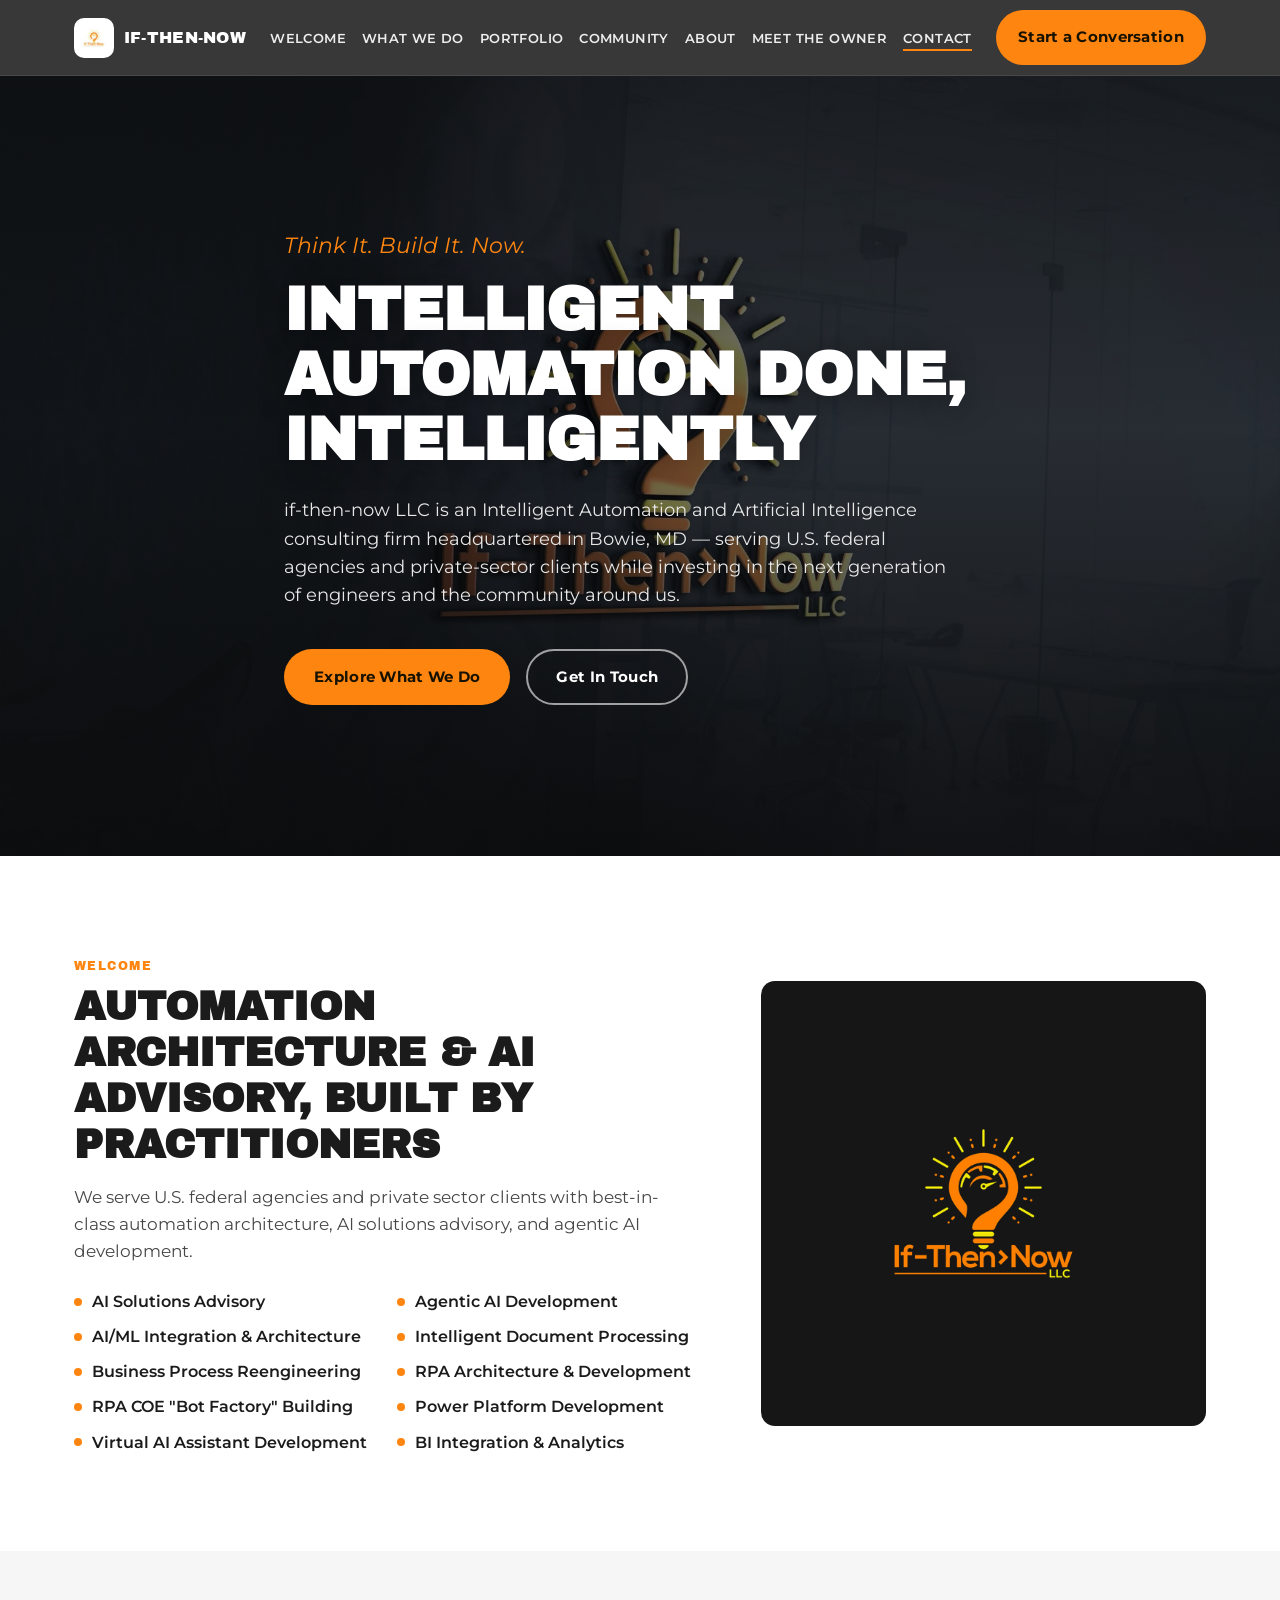
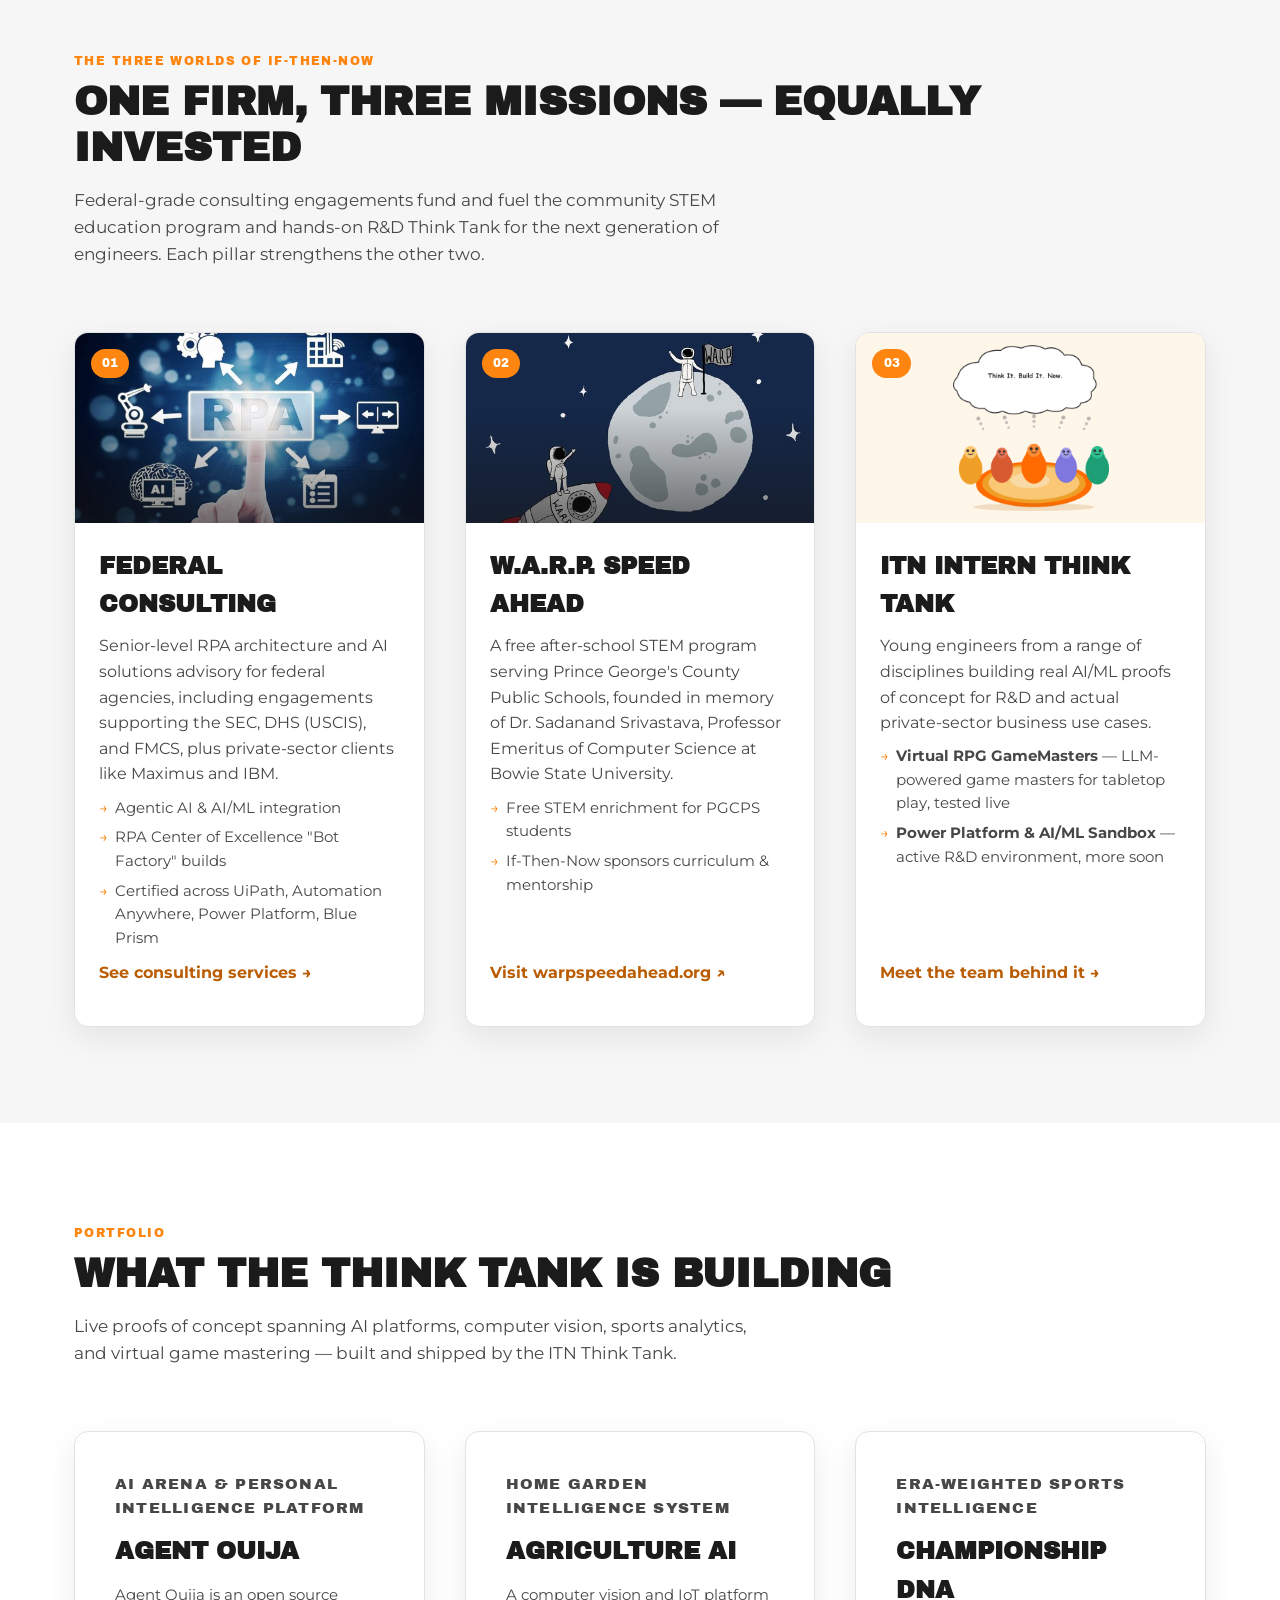
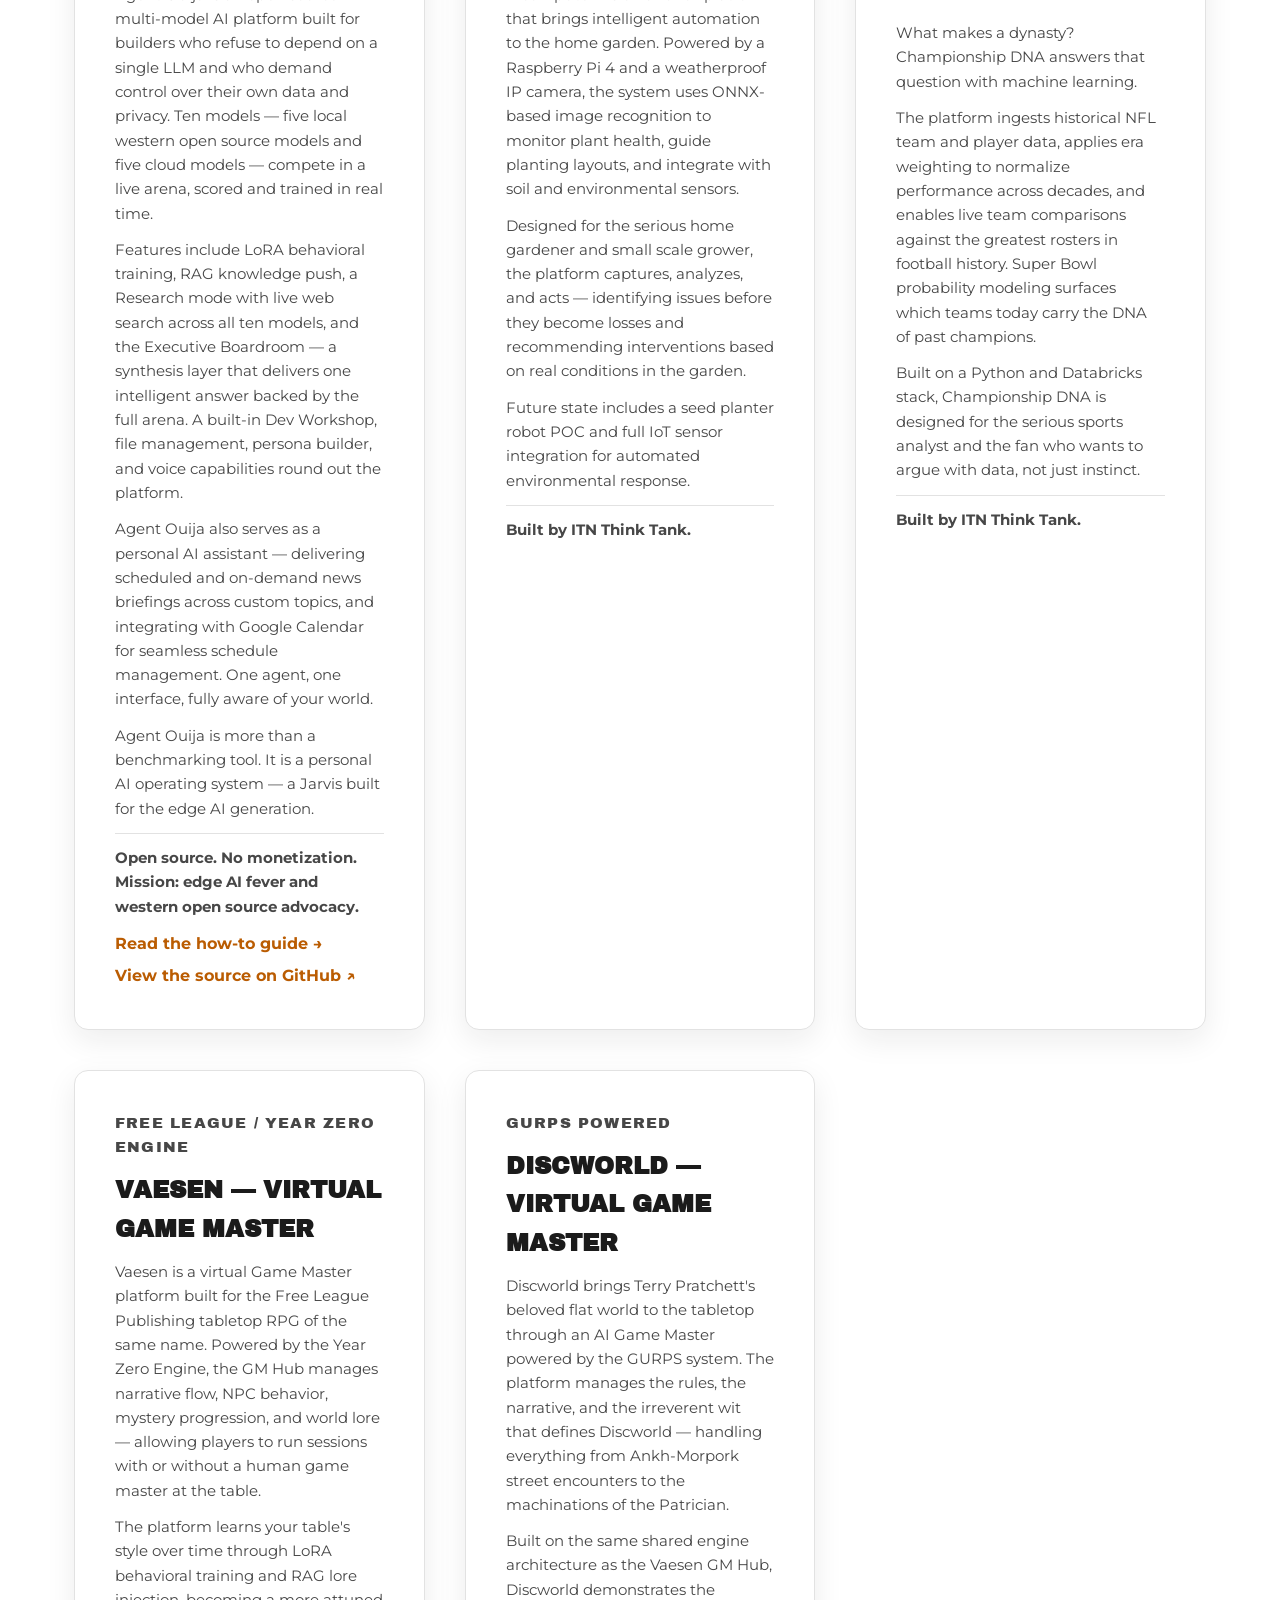
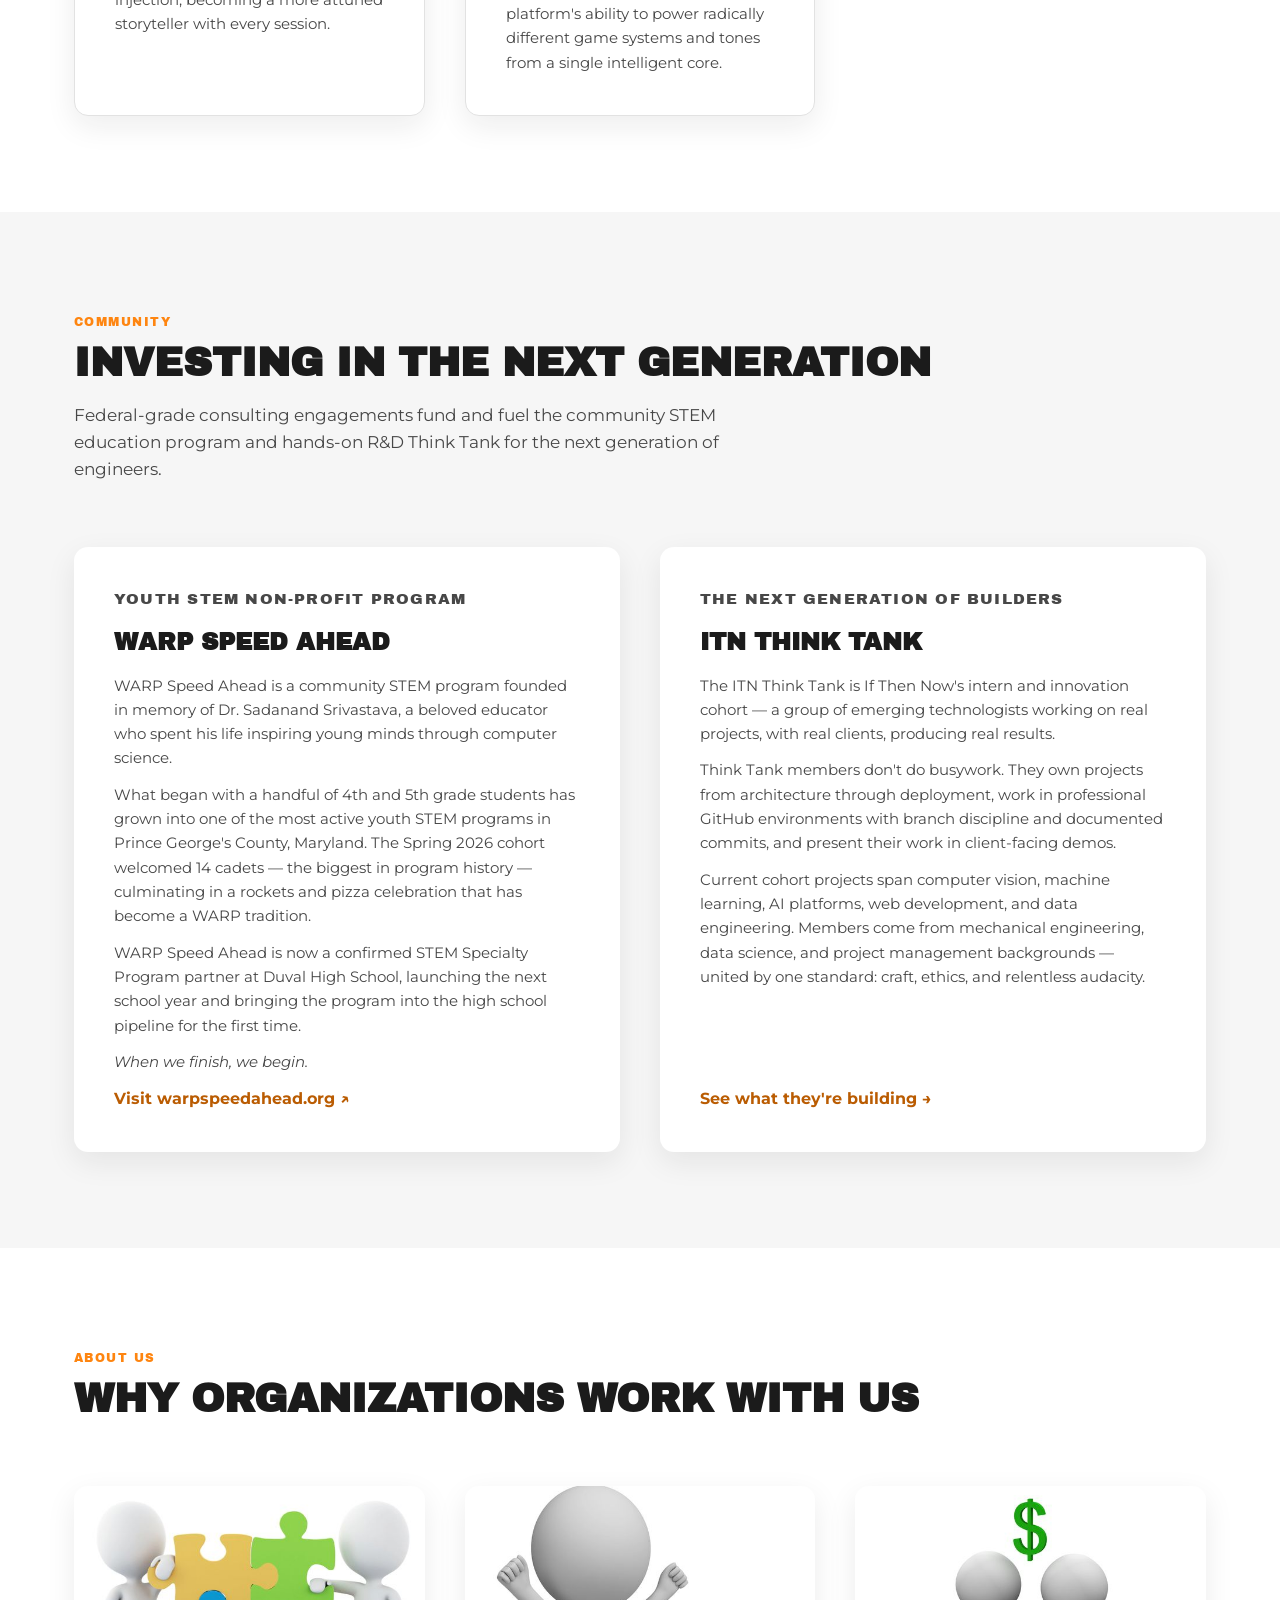
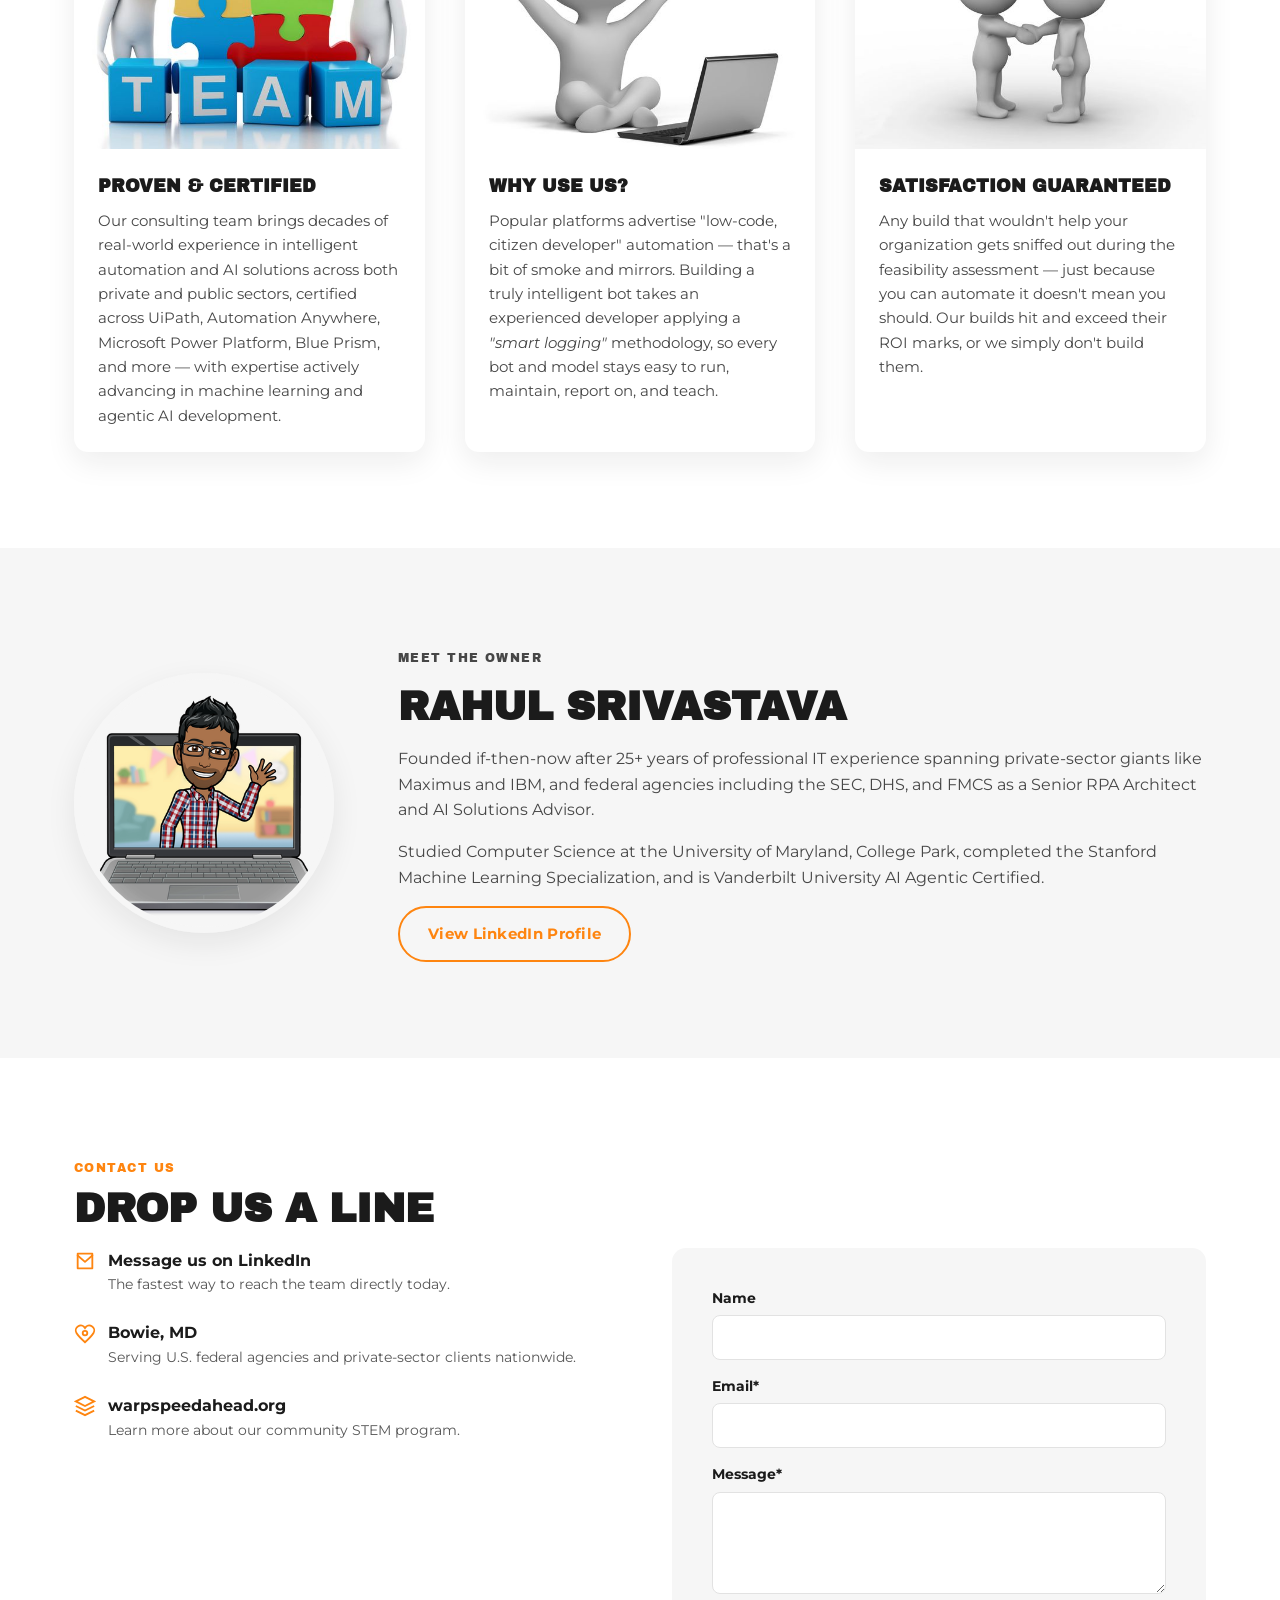
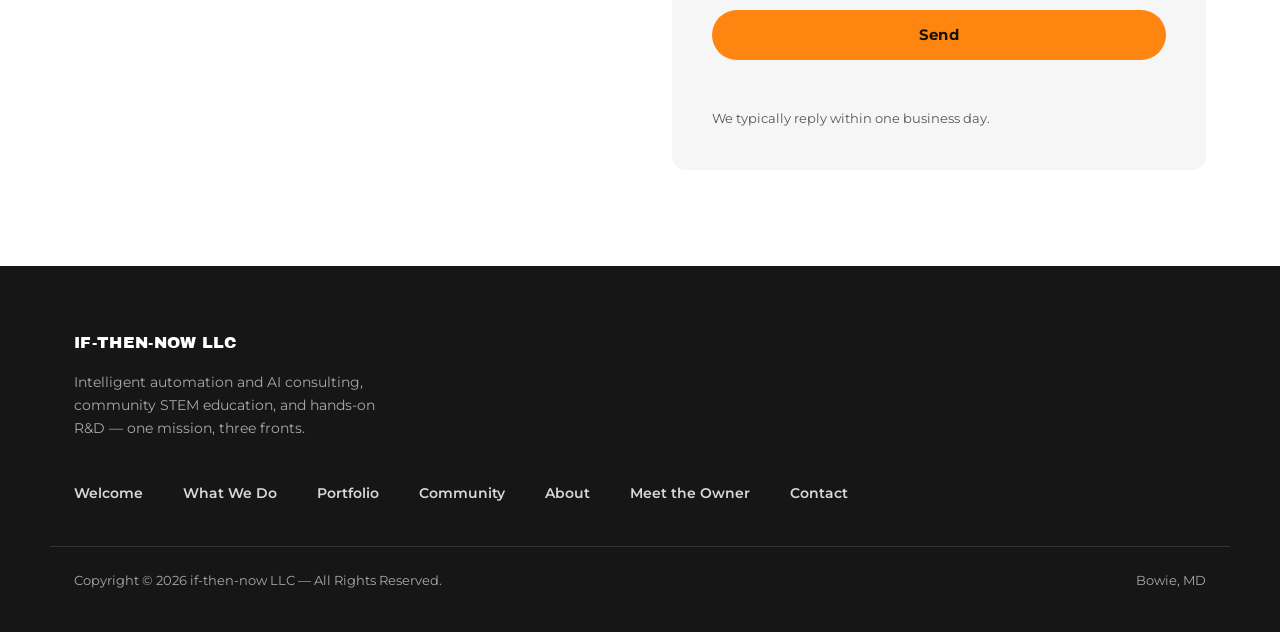
<file: itnwebsite/index.html>
<!DOCTYPE html>
<html lang="en-US">
<head>
  <meta charset="utf-8" />
  <meta http-equiv="X-UA-Compatible" content="IE=edge" />
  <meta name="viewport" content="width=device-width, initial-scale=1" />
  <title>if-then-now LLC — Intelligent Automation Done, Intelligently</title>
  <meta name="description" content="if-then-now LLC delivers federal-grade intelligent automation and AI consulting, powers the W.A.R.P. Speed Ahead STEM program, and runs the ITN intern think tank building real AI/ML proofs of concept." />
  <meta name="author" content="if-then-now LLC" />
  <meta name="theme-color" content="#fe8510" />

  <meta property="og:url" content="https://ifthennow.com/" />
  <meta property="og:site_name" content="if-then-now LLC" />
  <meta property="og:title" content="if-then-now LLC" />
  <meta property="og:description" content="Think It. Build It. Now." />
  <meta property="og:type" content="website" />
  <meta property="og:image" content="https://ifthennow.com/assets/hero.jpg" />
  <meta property="og:locale" content="en_US" />
  <meta name="twitter:card" content="summary" />
  <meta name="twitter:title" content="if-then-now LLC" />
  <meta name="twitter:description" content="Intelligent Automation Done, Intelligently" />
  <meta name="twitter:image" content="https://ifthennow.com/assets/hero.jpg" />

  <link rel="icon" href="assets/logo-mark.jpg" />
  <link rel="apple-touch-icon" href="assets/logo-mark.jpg" />

  <link rel="preconnect" href="https://fonts.googleapis.com" />
  <link rel="preconnect" href="https://fonts.gstatic.com" crossorigin />
  <link href="https://fonts.googleapis.com/css2?family=Archivo+Black&family=Montserrat:wght@400;600;700&display=swap" rel="stylesheet" />

  <link rel="stylesheet" href="src/css/styles.css" />
</head>
<body>
  <a class="skip-link" href="#main-content">Skip to content</a>

  <header class="site-header">
    <nav class="nav" aria-label="Primary">
      <a class="brand" href="#top">
        <img class="brand__mark" src="assets/logo-mark.jpg" alt="if-then-now LLC logo" width="40" height="40" />
        <span class="brand__name">if-then-now</span>
      </a>

      <ul class="nav__links" id="primary-nav">
        <li><a href="#welcome">Welcome</a></li>
        <li><a href="#pillars">What We Do</a></li>
        <li><a href="#portfolio">Portfolio</a></li>
        <li><a href="#community">Community</a></li>
        <li><a href="#about">About</a></li>
        <li><a href="#owner">Meet the Owner</a></li>
        <li><a href="#contact">Contact</a></li>
      </ul>

      <a class="btn btn--primary nav__cta" href="#contact">Start a Conversation</a>

      <button class="nav__toggle" type="button" aria-expanded="false" aria-controls="primary-nav" aria-label="Toggle navigation menu">
        <svg viewBox="0 0 24 24" fill="none" stroke="currentColor" stroke-width="2" aria-hidden="true">
          <path d="M4 7h16M4 12h16M4 17h16" stroke-linecap="round" />
        </svg>
      </button>
    </nav>
  </header>

  <main id="main-content">
    <section id="top" class="hero">
      <div class="container hero__content">
        <p class="hero__tagline">Think It. Build It. Now.</p>
        <h1 class="hero__title">Intelligent Automation Done, Intelligently</h1>
        <p class="hero__lede">
          if-then-now LLC is an Intelligent Automation and Artificial Intelligence consulting firm headquartered in
          Bowie, MD — serving U.S. federal agencies and private-sector clients while investing in the next
          generation of engineers and the community around us.
        </p>
        <div class="hero__actions">
          <a class="btn btn--primary" href="#pillars">Explore What We Do</a>
          <a class="btn btn--ghost" href="#contact">Get In Touch</a>
        </div>
      </div>
    </section>

    <section id="welcome" class="section">
      <div class="container welcome__grid">
        <div>
          <p class="eyebrow">Welcome</p>
          <h2 class="section-heading">Automation architecture &amp; AI advisory, built by practitioners</h2>
          <p class="section-lede">
            We serve U.S. federal agencies and private sector clients with best-in-class automation architecture,
            AI solutions advisory, and agentic AI development.
          </p>
          <ul class="services reveal">
            <li>AI Solutions Advisory</li>
            <li>Agentic AI Development</li>
            <li>AI/ML Integration &amp; Architecture</li>
            <li>Intelligent Document Processing</li>
            <li>Business Process Reengineering</li>
            <li>RPA Architecture &amp; Development</li>
            <li>RPA COE "Bot Factory" Building</li>
            <li>Power Platform Development</li>
            <li>Virtual AI Assistant Development</li>
            <li>BI Integration &amp; Analytics</li>
          </ul>
        </div>
        <div class="welcome__figure reveal">
          <img src="assets/emblem.png" alt="if-then-now LLC emblem" loading="lazy" width="500" height="500" />
        </div>
      </div>
    </section>

    <section id="pillars" class="section section--alt">
      <div class="container">
        <p class="eyebrow">The Three Worlds of If-Then-Now</p>
        <h2 class="section-heading">One firm, three missions — equally invested</h2>
        <p class="section-lede">
          Federal-grade consulting engagements fund and fuel the community STEM education program and
          hands-on R&amp;D Think Tank for the next generation of engineers. Each pillar strengthens the
          other two.
        </p>

        <div class="pillars">
          <article class="pillar-card reveal">
            <div class="pillar-card__media" style="background-image:url('assets/pillar-rpa.jpg')">
              <span class="pillar-card__number">01</span>
            </div>
            <div class="pillar-card__body">
              <h3>Federal Consulting</h3>
              <p>
                Senior-level RPA architecture and AI solutions advisory for federal agencies, including engagements
                supporting the SEC, DHS (USCIS), and FMCS, plus private-sector clients like Maximus and IBM.
              </p>
              <ul class="pillar-card__list">
                <li>Agentic AI &amp; AI/ML integration</li>
                <li>RPA Center of Excellence "Bot Factory" builds</li>
                <li>Certified across UiPath, Automation Anywhere, Power Platform, Blue Prism</li>
              </ul>
              <a class="pillar-card__link" href="#welcome">See consulting services →</a>
            </div>
          </article>

          <article class="pillar-card reveal">
            <div class="pillar-card__media" style="background-image:url('assets/pillar-warp.jpg')">
              <span class="pillar-card__number">02</span>
            </div>
            <div class="pillar-card__body">
              <h3>W.A.R.P. Speed Ahead</h3>
              <p>
                A free after-school STEM program serving Prince George's County Public Schools, founded in memory of
                Dr. Sadanand Srivastava, Professor Emeritus of Computer Science at Bowie State University.
              </p>
              <ul class="pillar-card__list">
                <li>Free STEM enrichment for PGCPS students</li>
                <li>If-Then-Now sponsors curriculum &amp; mentorship</li>
              </ul>
              <a class="pillar-card__link" href="http://www.warpspeedahead.org" rel="noopener" target="_blank">
                Visit warpspeedahead.org ↗
              </a>
            </div>
          </article>

          <article class="pillar-card reveal">
            <div class="pillar-card__media pillar-card__media--illustration" style="background-image:url('assets/itn-think-tank.png')">
              <span class="pillar-card__number">03</span>
            </div>
            <div class="pillar-card__body">
              <h3>ITN Intern Think Tank</h3>
              <p>
                Young engineers from a range of disciplines building real AI/ML proofs of concept for R&amp;D and
                actual private-sector business use cases.
              </p>
              <ul class="pillar-card__list">
                <li><strong>Virtual RPG GameMasters</strong> — LLM-powered game masters for tabletop play, tested live</li>
                <li><strong>Power Platform &amp; AI/ML Sandbox</strong> — active R&amp;D environment, more soon</li>
              </ul>
              <a class="pillar-card__link" href="#community">Meet the team behind it →</a>
            </div>
          </article>
        </div>
      </div>
    </section>

    <section id="portfolio" class="section">
      <div class="container">
        <p class="eyebrow">Portfolio</p>
        <h2 class="section-heading">What the Think Tank is building</h2>
        <p class="section-lede">
          Live proofs of concept spanning AI platforms, computer vision, sports analytics, and virtual game
          mastering — built and shipped by the ITN Think Tank.
        </p>

        <div class="projects">
          <article class="project-card reveal">
            <div class="project-card__body">
              <p class="project-card__eyebrow">AI Arena &amp; Personal Intelligence Platform</p>
              <h3>Agent Ouija</h3>
              <p>
                Agent Ouija is an open source multi-model AI platform built for builders who refuse to depend on a
                single LLM and who demand control over their own data and privacy. Ten models — five local western
                open source models and five cloud models — compete in a live arena, scored and trained in real
                time.
              </p>
              <p>
                Features include LoRA behavioral training, RAG knowledge push, a Research mode with live web search
                across all ten models, and the Executive Boardroom — a synthesis layer that delivers one
                intelligent answer backed by the full arena. A built-in Dev Workshop, file management, persona
                builder, and voice capabilities round out the platform.
              </p>
              <p>
                Agent Ouija also serves as a personal AI assistant — delivering scheduled and on-demand news
                briefings across custom topics, and integrating with Google Calendar for seamless schedule
                management. One agent, one interface, fully aware of your world.
              </p>
              <p>
                Agent Ouija is more than a benchmarking tool. It is a personal AI operating system — a Jarvis built
                for the edge AI generation.
              </p>
              <p class="project-card__tag">
                Open source. No monetization. Mission: edge AI fever and western open source advocacy.
              </p>
              <div class="project-card__links">
                <a class="project-card__link" href="agent-ouija-how-to.html">Read the how-to guide →</a>
                <a class="project-card__link" href="https://github.com/if-then-now/agentouija" rel="noopener" target="_blank">
                  View the source on GitHub ↗
                </a>
              </div>
            </div>
          </article>

          <article class="project-card reveal">
            <div class="project-card__body">
              <p class="project-card__eyebrow">Home Garden Intelligence System</p>
              <h3>Agriculture AI</h3>
              <p>
                A computer vision and IoT platform that brings intelligent automation to the home garden. Powered
                by a Raspberry Pi 4 and a weatherproof IP camera, the system uses ONNX-based image recognition to
                monitor plant health, guide planting layouts, and integrate with soil and environmental sensors.
              </p>
              <p>
                Designed for the serious home gardener and small scale grower, the platform captures, analyzes, and
                acts — identifying issues before they become losses and recommending interventions based on real
                conditions in the garden.
              </p>
              <p>
                Future state includes a seed planter robot POC and full IoT sensor integration for automated
                environmental response.
              </p>
              <p class="project-card__tag">Built by ITN Think Tank.</p>
            </div>
          </article>

          <article class="project-card reveal">
            <div class="project-card__body">
              <p class="project-card__eyebrow">Era-Weighted Sports Intelligence</p>
              <h3>Championship DNA</h3>
              <p>What makes a dynasty? Championship DNA answers that question with machine learning.</p>
              <p>
                The platform ingests historical NFL team and player data, applies era weighting to normalize
                performance across decades, and enables live team comparisons against the greatest rosters in
                football history. Super Bowl probability modeling surfaces which teams today carry the DNA of past
                champions.
              </p>
              <p>
                Built on a Python and Databricks stack, Championship DNA is designed for the serious sports analyst
                and the fan who wants to argue with data, not just instinct.
              </p>
              <p class="project-card__tag">Built by ITN Think Tank.</p>
            </div>
          </article>

          <article class="project-card reveal">
            <div class="project-card__body">
              <p class="project-card__eyebrow">Free League / Year Zero Engine</p>
              <h3>Vaesen — Virtual Game Master</h3>
              <p>
                Vaesen is a virtual Game Master platform built for the Free League Publishing tabletop RPG of the
                same name. Powered by the Year Zero Engine, the GM Hub manages narrative flow, NPC behavior,
                mystery progression, and world lore — allowing players to run sessions with or without a human game
                master at the table.
              </p>
              <p>
                The platform learns your table's style over time through LoRA behavioral training and RAG lore
                injection, becoming a more attuned storyteller with every session.
              </p>
            </div>
          </article>

          <article class="project-card reveal">
            <div class="project-card__body">
              <p class="project-card__eyebrow">GURPS Powered</p>
              <h3>Discworld — Virtual Game Master</h3>
              <p>
                Discworld brings Terry Pratchett's beloved flat world to the tabletop through an AI Game Master
                powered by the GURPS system. The platform manages the rules, the narrative, and the irreverent wit
                that defines Discworld — handling everything from Ankh-Morpork street encounters to the
                machinations of the Patrician.
              </p>
              <p>
                Built on the same shared engine architecture as the Vaesen GM Hub, Discworld demonstrates the
                platform's ability to power radically different game systems and tones from a single intelligent
                core.
              </p>
            </div>
          </article>
        </div>
      </div>
    </section>

    <section id="community" class="section section--alt">
      <div class="container">
        <p class="eyebrow">Community</p>
        <h2 class="section-heading">Investing in the next generation</h2>
        <p class="section-lede">
          Federal-grade consulting engagements fund and fuel the community STEM education program and
          hands-on R&amp;D Think Tank for the next generation of engineers.
        </p>

        <div class="community-grid">
          <article class="community-card reveal">
            <p class="community-card__eyebrow">Youth STEM Non-Profit Program</p>
            <h3>WARP Speed Ahead</h3>
            <p>
              WARP Speed Ahead is a community STEM program founded in memory of Dr. Sadanand Srivastava, a beloved
              educator who spent his life inspiring young minds through computer science.
            </p>
            <p>
              What began with a handful of 4th and 5th grade students has grown into one of the most active youth
              STEM programs in Prince George's County, Maryland. The Spring 2026 cohort welcomed 14 cadets — the
              biggest in program history — culminating in a rockets and pizza celebration that has become a WARP
              tradition.
            </p>
            <p>
              WARP Speed Ahead is now a confirmed STEM Specialty Program partner at Duval High School, launching
              the next school year and bringing the program into the high school pipeline for the first time.
            </p>
            <p class="community-card__tag"><em>When we finish, we begin.</em></p>
            <a class="community-card__link" href="http://www.warpspeedahead.org" rel="noopener" target="_blank">
              Visit warpspeedahead.org ↗
            </a>
          </article>

          <article class="community-card reveal">
            <p class="community-card__eyebrow">The Next Generation of Builders</p>
            <h3>ITN Think Tank</h3>
            <p>
              The ITN Think Tank is If Then Now's intern and innovation cohort — a group of emerging technologists
              working on real projects, with real clients, producing real results.
            </p>
            <p>
              Think Tank members don't do busywork. They own projects from architecture through deployment, work in
              professional GitHub environments with branch discipline and documented commits, and present their
              work in client-facing demos.
            </p>
            <p>
              Current cohort projects span computer vision, machine learning, AI platforms, web development, and
              data engineering. Members come from mechanical engineering, data science, and project management
              backgrounds — united by one standard: craft, ethics, and relentless audacity.
            </p>
            <a class="community-card__link" href="#portfolio">See what they're building →</a>
          </article>
        </div>
      </div>
    </section>

    <section id="about" class="section">
      <div class="container">
        <p class="eyebrow">About Us</p>
        <h2 class="section-heading">Why organizations work with us</h2>
        <div class="about-grid">
          <article class="about-card reveal">
            <img src="assets/about-team.jpg" alt="Team collaborating on an automation project" loading="lazy" />
            <div class="about-card__body">
              <h3>Proven &amp; Certified</h3>
              <p>
                Our consulting team brings decades of real-world experience in intelligent automation and AI
                solutions across both private and public sectors, certified across UiPath, Automation Anywhere,
                Microsoft Power Platform, Blue Prism, and more — with expertise actively advancing in machine
                learning and agentic AI development.
              </p>
            </div>
          </article>
          <article class="about-card reveal">
            <img src="assets/about-celebrate.jpg" alt="Developer celebrating a successful deployment" loading="lazy" />
            <div class="about-card__body">
              <h3>Why Use Us?</h3>
              <p>
                Popular platforms advertise "low-code, citizen developer" automation — that's a bit of smoke and
                mirrors. Building a truly intelligent bot takes an experienced developer applying a
                <em>"smart logging"</em> methodology, so every bot and model stays easy to run, maintain, report
                on, and teach.
              </p>
            </div>
          </article>
          <article class="about-card reveal">
            <img src="assets/about-handshake.jpg" alt="Handshake representing a satisfied client engagement" loading="lazy" />
            <div class="about-card__body">
              <h3>Satisfaction Guaranteed</h3>
              <p>
                Any build that wouldn't help your organization gets sniffed out during the feasibility assessment —
                just because you can automate it doesn't mean you should. Our builds hit and exceed their ROI marks,
                or we simply don't build them.
              </p>
            </div>
          </article>
        </div>
      </div>
    </section>

    <section id="owner" class="section section--alt">
      <div class="container owner">
        <img class="owner__photo reveal" src="assets/owner.png" alt="Rahul Srivastava, founder of if-then-now LLC" loading="lazy" />
        <div class="owner__body reveal">
          <p class="eyebrow">Meet the Owner</p>
          <h2 class="section-heading">Rahul Srivastava</h2>
          <p>
            Founded if-then-now after 25+ years of professional IT experience spanning private-sector giants like
            Maximus and IBM, and federal agencies including the SEC, DHS, and FMCS as a Senior RPA Architect
            and AI Solutions Advisor.
          </p>
          <p>
            Studied Computer Science at the University of Maryland, College Park, completed the Stanford Machine
            Learning Specialization, and is Vanderbilt University AI Agentic Certified.
          </p>
          <a class="btn btn--outline" href="https://www.linkedin.com/in/rahul-srivastava-itn/" rel="noopener" target="_blank">
            View LinkedIn Profile
          </a>
        </div>
      </div>
    </section>

    <section id="contact" class="section">
      <div class="container">
        <p class="eyebrow">Contact Us</p>
        <h2 class="section-heading">Drop us a line</h2>
        <div class="contact">
          <div class="contact__info reveal">
            <div class="contact__channel">
              <svg viewBox="0 0 24 24" fill="none" stroke="currentColor" stroke-width="2" aria-hidden="true"><path d="M4 4h16v16H4z" stroke-linejoin="round"/><path d="m4 6 8 7 8-7" stroke-linecap="round" stroke-linejoin="round"/></svg>
              <div>
                <a href="https://www.linkedin.com/in/rahul-srivastava-itn/" rel="noopener" target="_blank">Message us on LinkedIn</a>
                <p>The fastest way to reach the team directly today.</p>
              </div>
            </div>
            <div class="contact__channel">
              <svg viewBox="0 0 24 24" fill="none" stroke="currentColor" stroke-width="2" aria-hidden="true"><path d="M12 21s-7-6.1-9.3-10A5.4 5.4 0 0 1 12 5.4 5.4 5.4 0 0 1 21.3 11c-2.3 3.9-9.3 10-9.3 10Z"/><circle cx="12" cy="11" r="2.5"/></svg>
              <div>
                <a href="#top">Bowie, MD</a>
                <p>Serving U.S. federal agencies and private-sector clients nationwide.</p>
              </div>
            </div>
            <div class="contact__channel">
              <svg viewBox="0 0 24 24" fill="none" stroke="currentColor" stroke-width="2" aria-hidden="true"><path d="M12 2 2 7l10 5 10-5-10-5Z"/><path d="M2 17l10 5 10-5M2 12l10 5 10-5"/></svg>
              <div>
                <a href="http://www.warpspeedahead.org" rel="noopener" target="_blank">warpspeedahead.org</a>
                <p>Learn more about our community STEM program.</p>
              </div>
            </div>
          </div>

          <!--
            Netlify Forms: data-netlify makes Netlify capture submissions at deploy time.
            Because main.js submits over fetch rather than a native post, the hidden
            form-name field is required — Netlify matches it to route the submission.
            bot-field is the honeypot; real visitors never see or fill it.
          -->
          <form id="contact-form" class="form reveal" name="contact" method="POST"
                data-netlify="true" netlify-honeypot="bot-field" novalidate>
            <input type="hidden" name="form-name" value="contact" />
            <p class="is-hidden" aria-hidden="true">
              <label>Leave this field empty<input name="bot-field" tabindex="-1" autocomplete="off" /></label>
            </p>
            <!-- Name is deliberately optional; only the starred fields are required. -->
            <div class="field">
              <label for="name">Name</label>
              <input id="name" name="name" type="text" autocomplete="name" />
            </div>
            <div class="field">
              <label for="email">Email*</label>
              <input id="email" name="email" type="email" autocomplete="email" required />
            </div>
            <div class="field">
              <label for="message">Message*</label>
              <textarea id="message" name="message" rows="4" required></textarea>
            </div>
            <button class="btn btn--primary" type="submit">Send</button>
            <p id="contact-form-status" class="form__status" role="status" aria-live="polite"></p>
            <p class="form__note">We typically reply within one business day.</p>
          </form>
        </div>
      </div>
    </section>
  </main>

  <footer class="site-footer">
    <div class="container footer__top">
      <div class="footer__brand">
        <span class="brand__name">if-then-now LLC</span>
        <p>Intelligent automation and AI consulting, community STEM education, and hands-on R&amp;D — one mission, three fronts.</p>
      </div>
      <ul class="footer__links">
        <li><a href="#welcome">Welcome</a></li>
        <li><a href="#pillars">What We Do</a></li>
        <li><a href="#portfolio">Portfolio</a></li>
        <li><a href="#community">Community</a></li>
        <li><a href="#about">About</a></li>
        <li><a href="#owner">Meet the Owner</a></li>
        <li><a href="#contact">Contact</a></li>
      </ul>
    </div>
    <div class="container footer__bottom">
      <p>Copyright © <span data-current-year>2026</span> if-then-now LLC — All Rights Reserved.</p>
      <p>Bowie, MD</p>
    </div>
  </footer>

  <script src="src/js/main.js"></script>
</body>
</html>
</file>
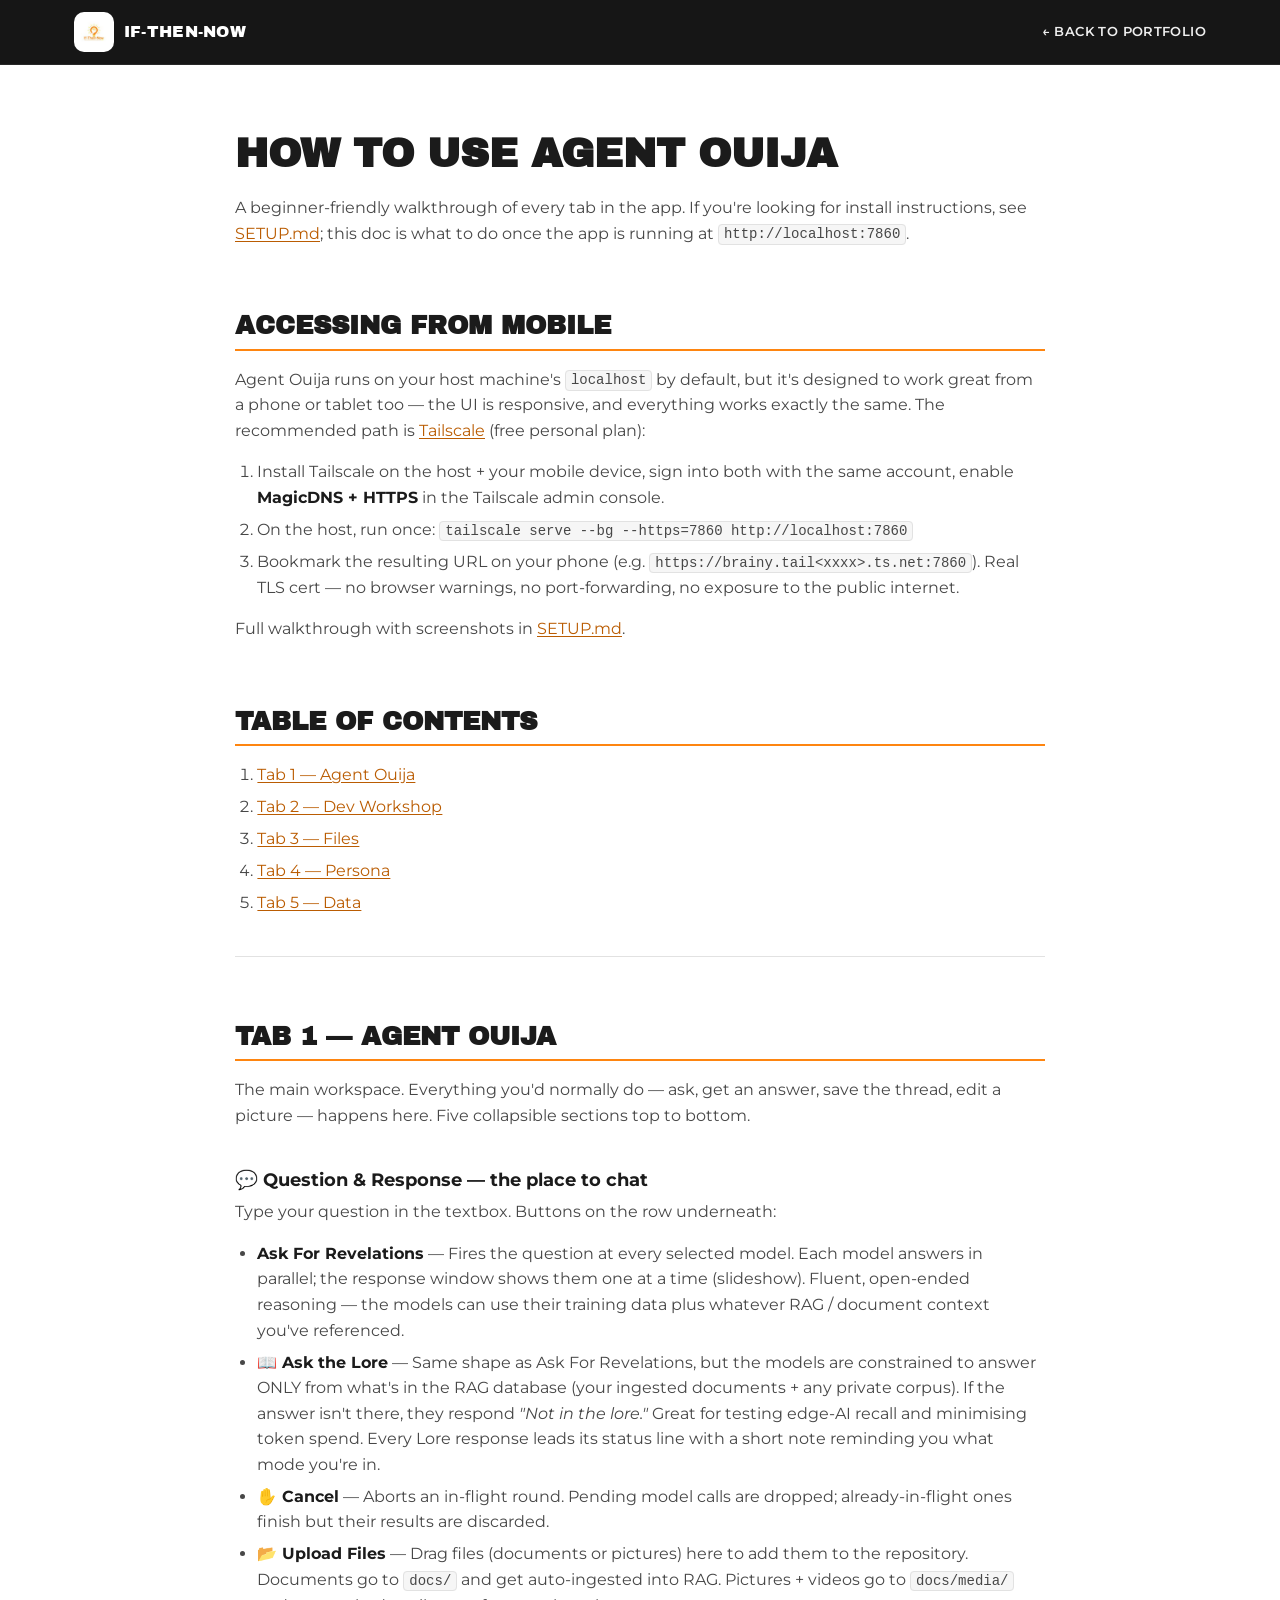
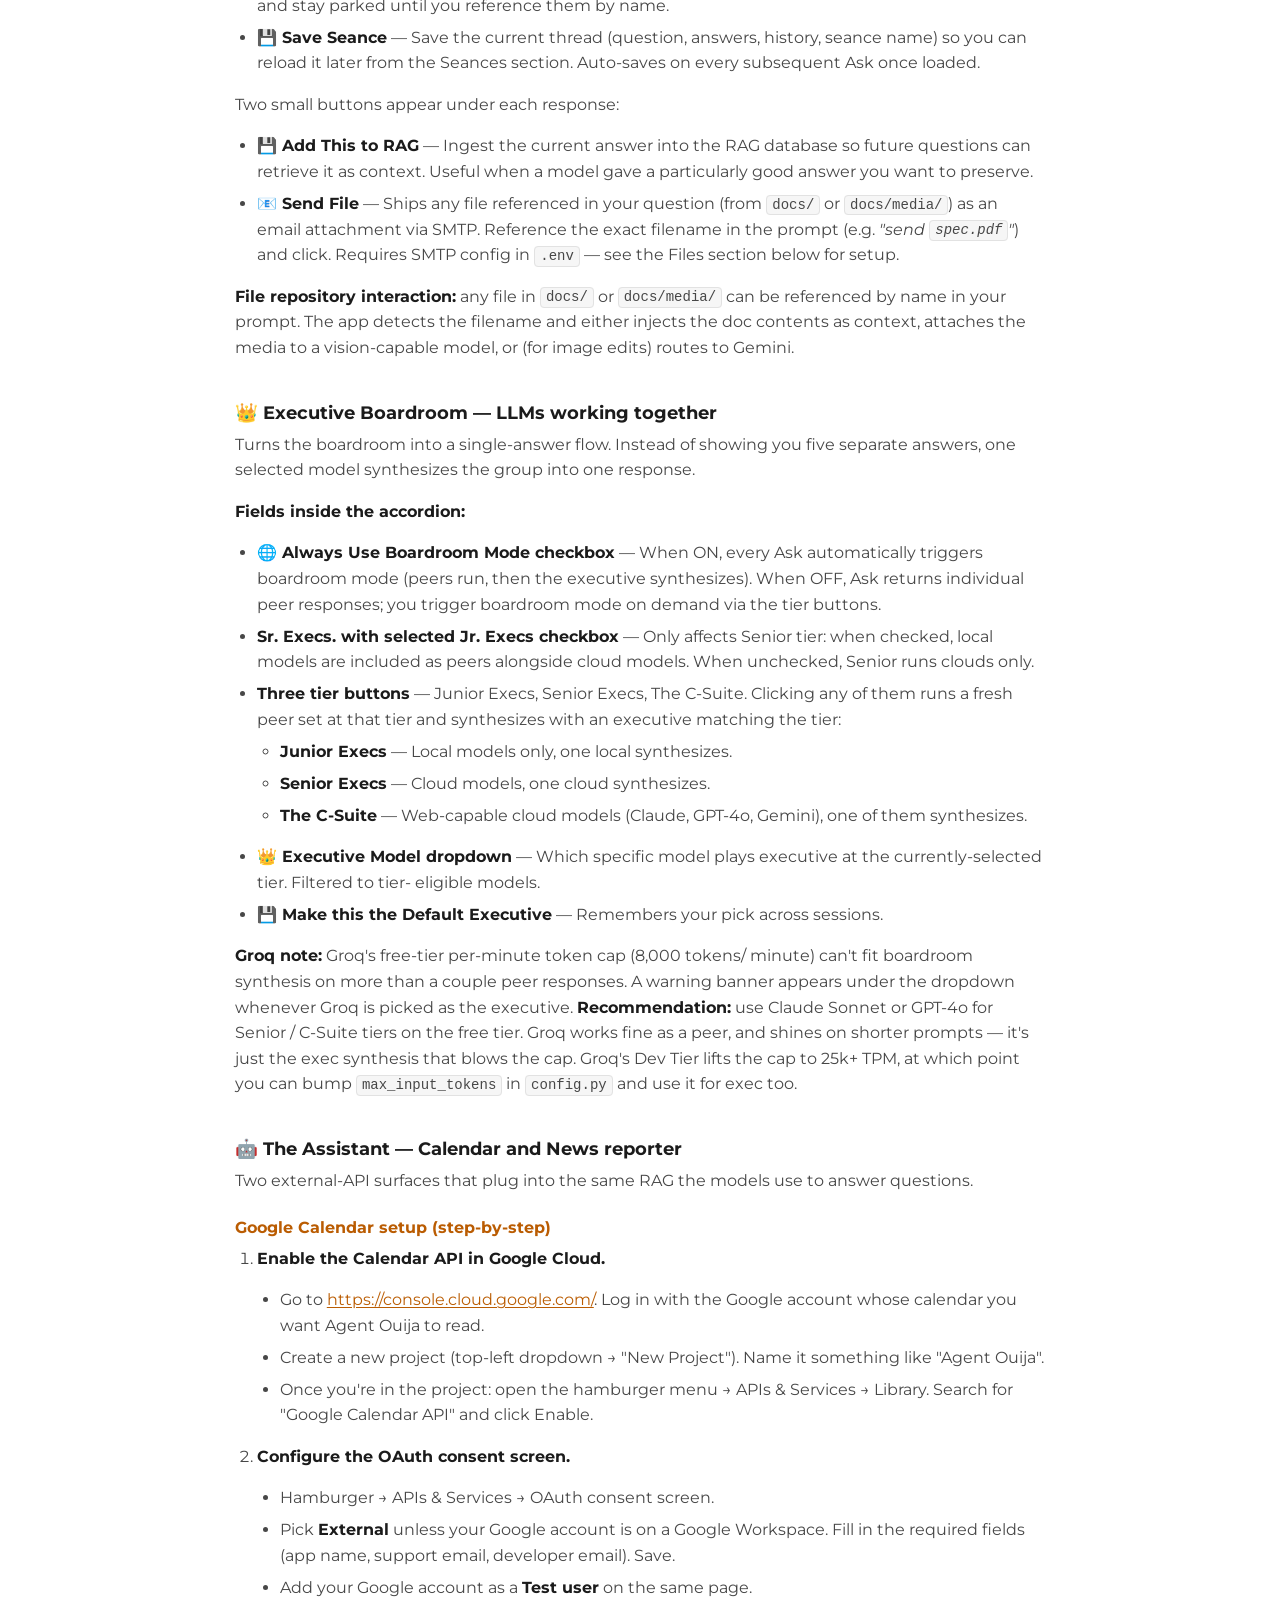
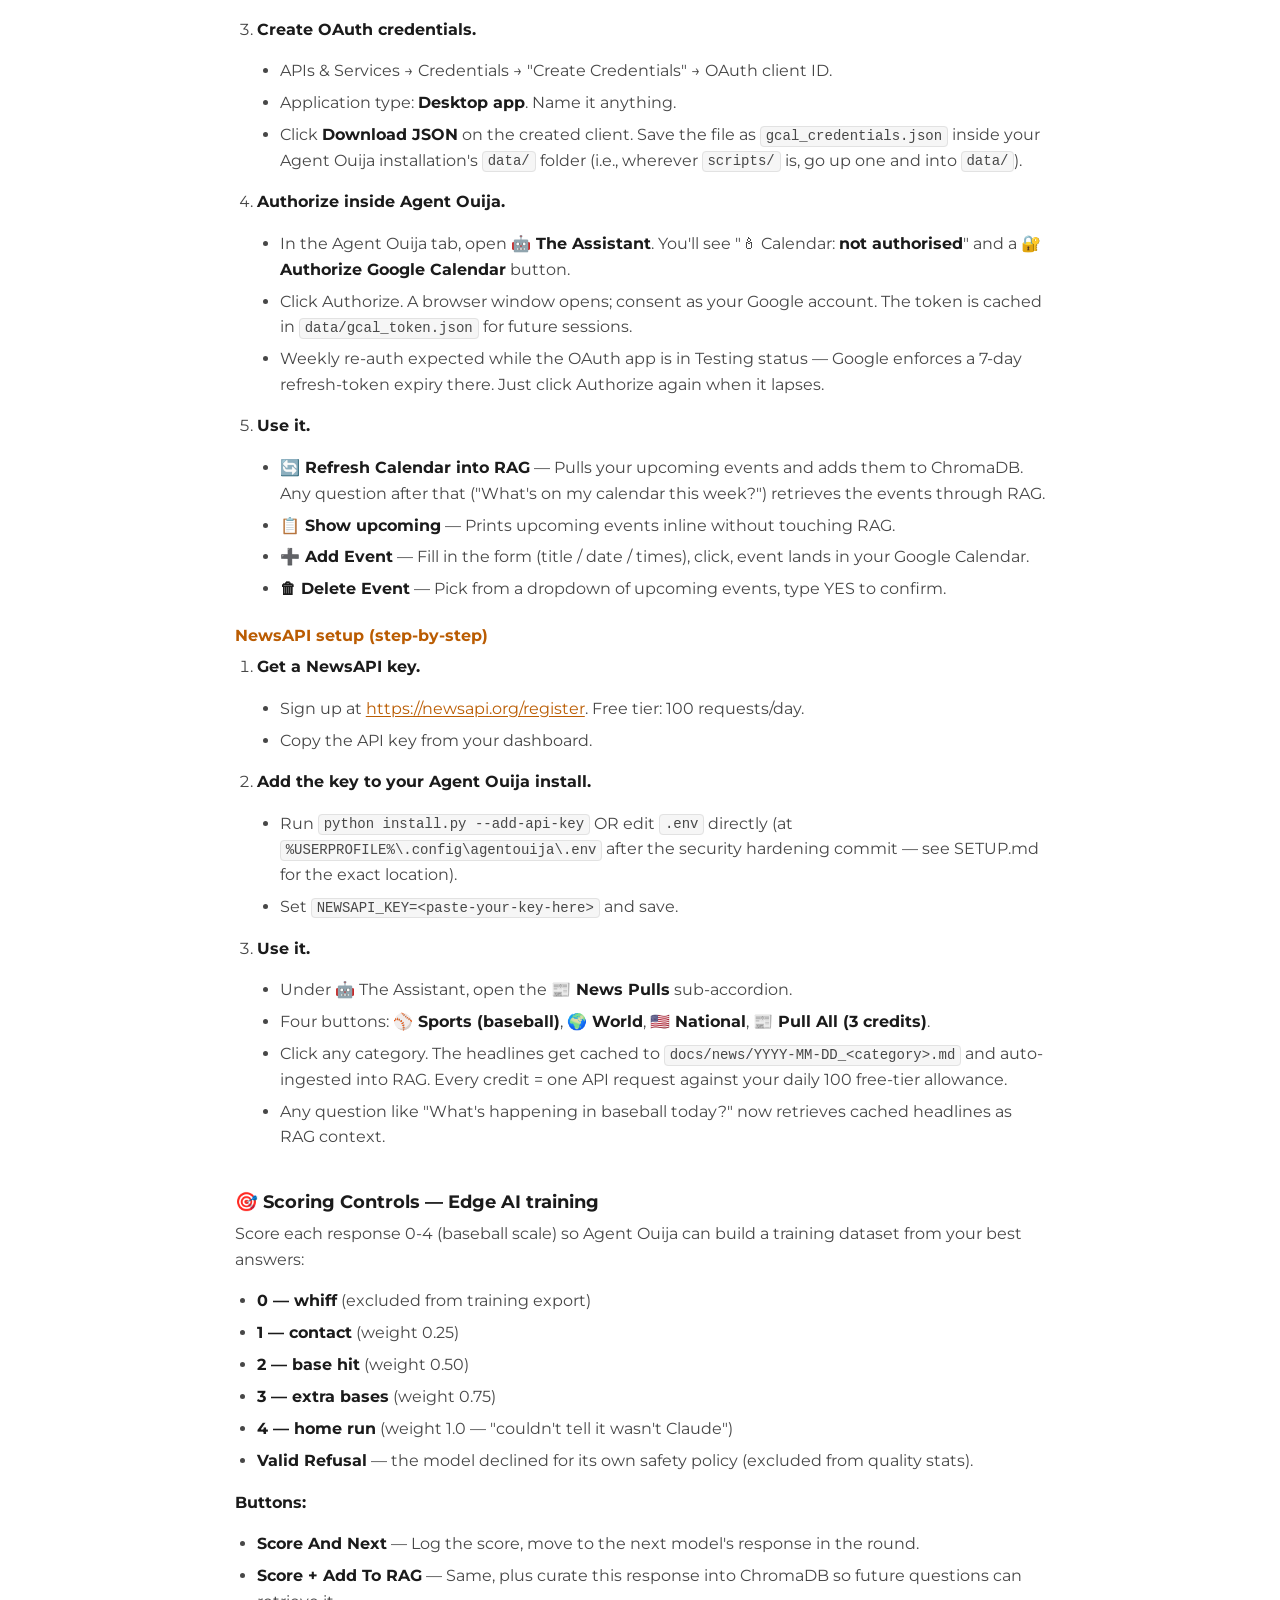
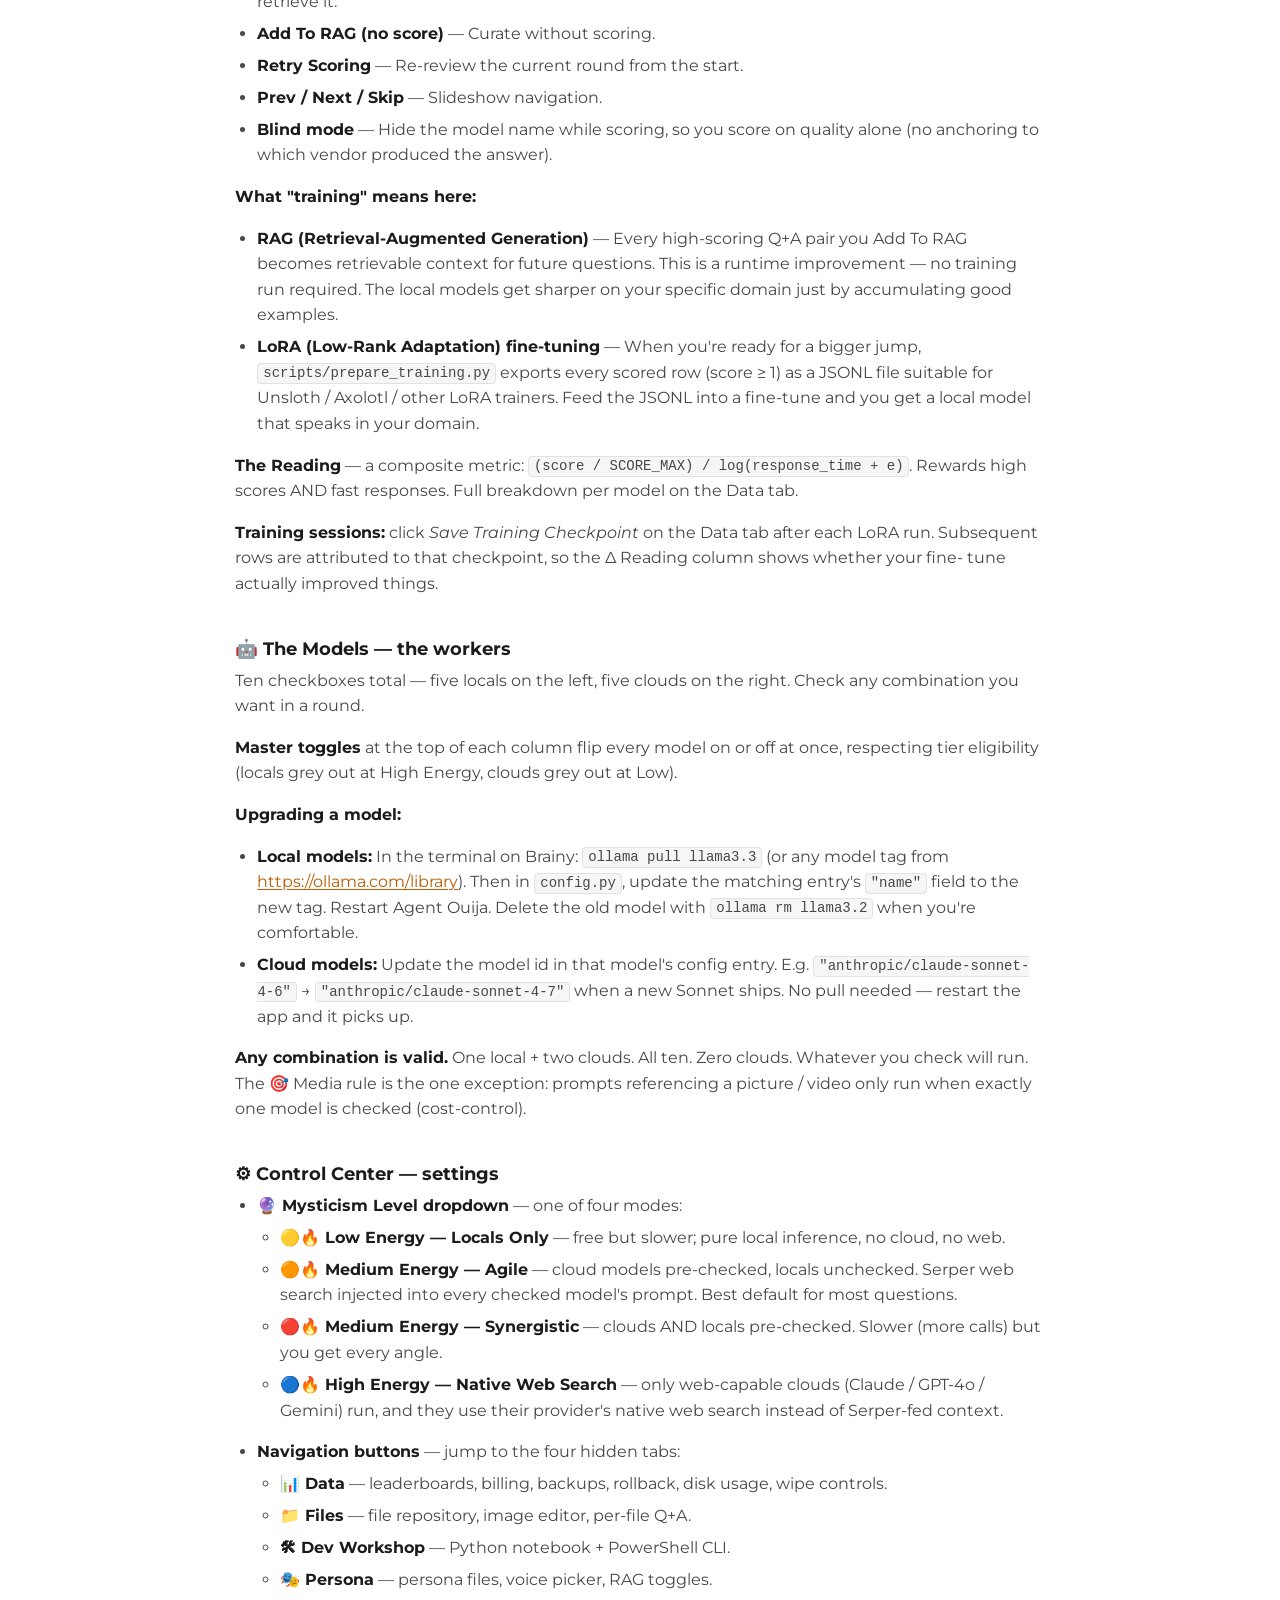
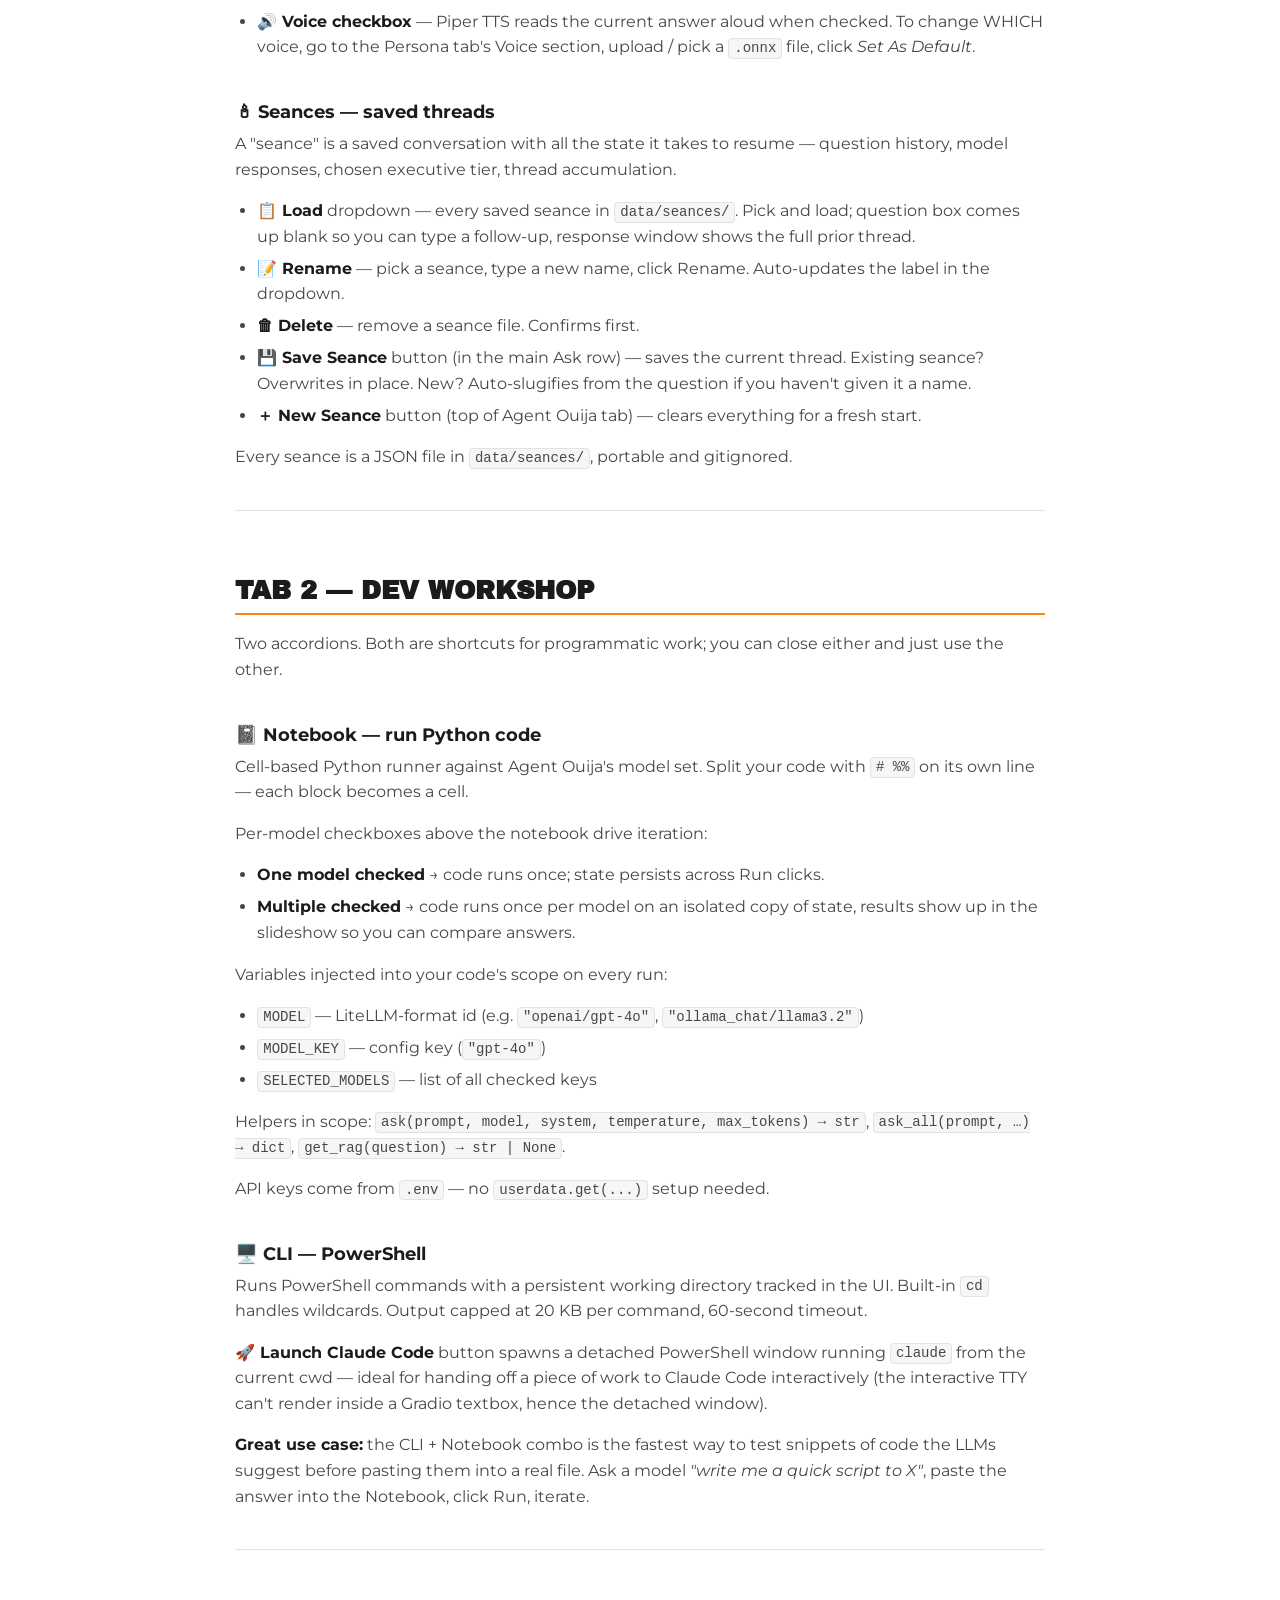
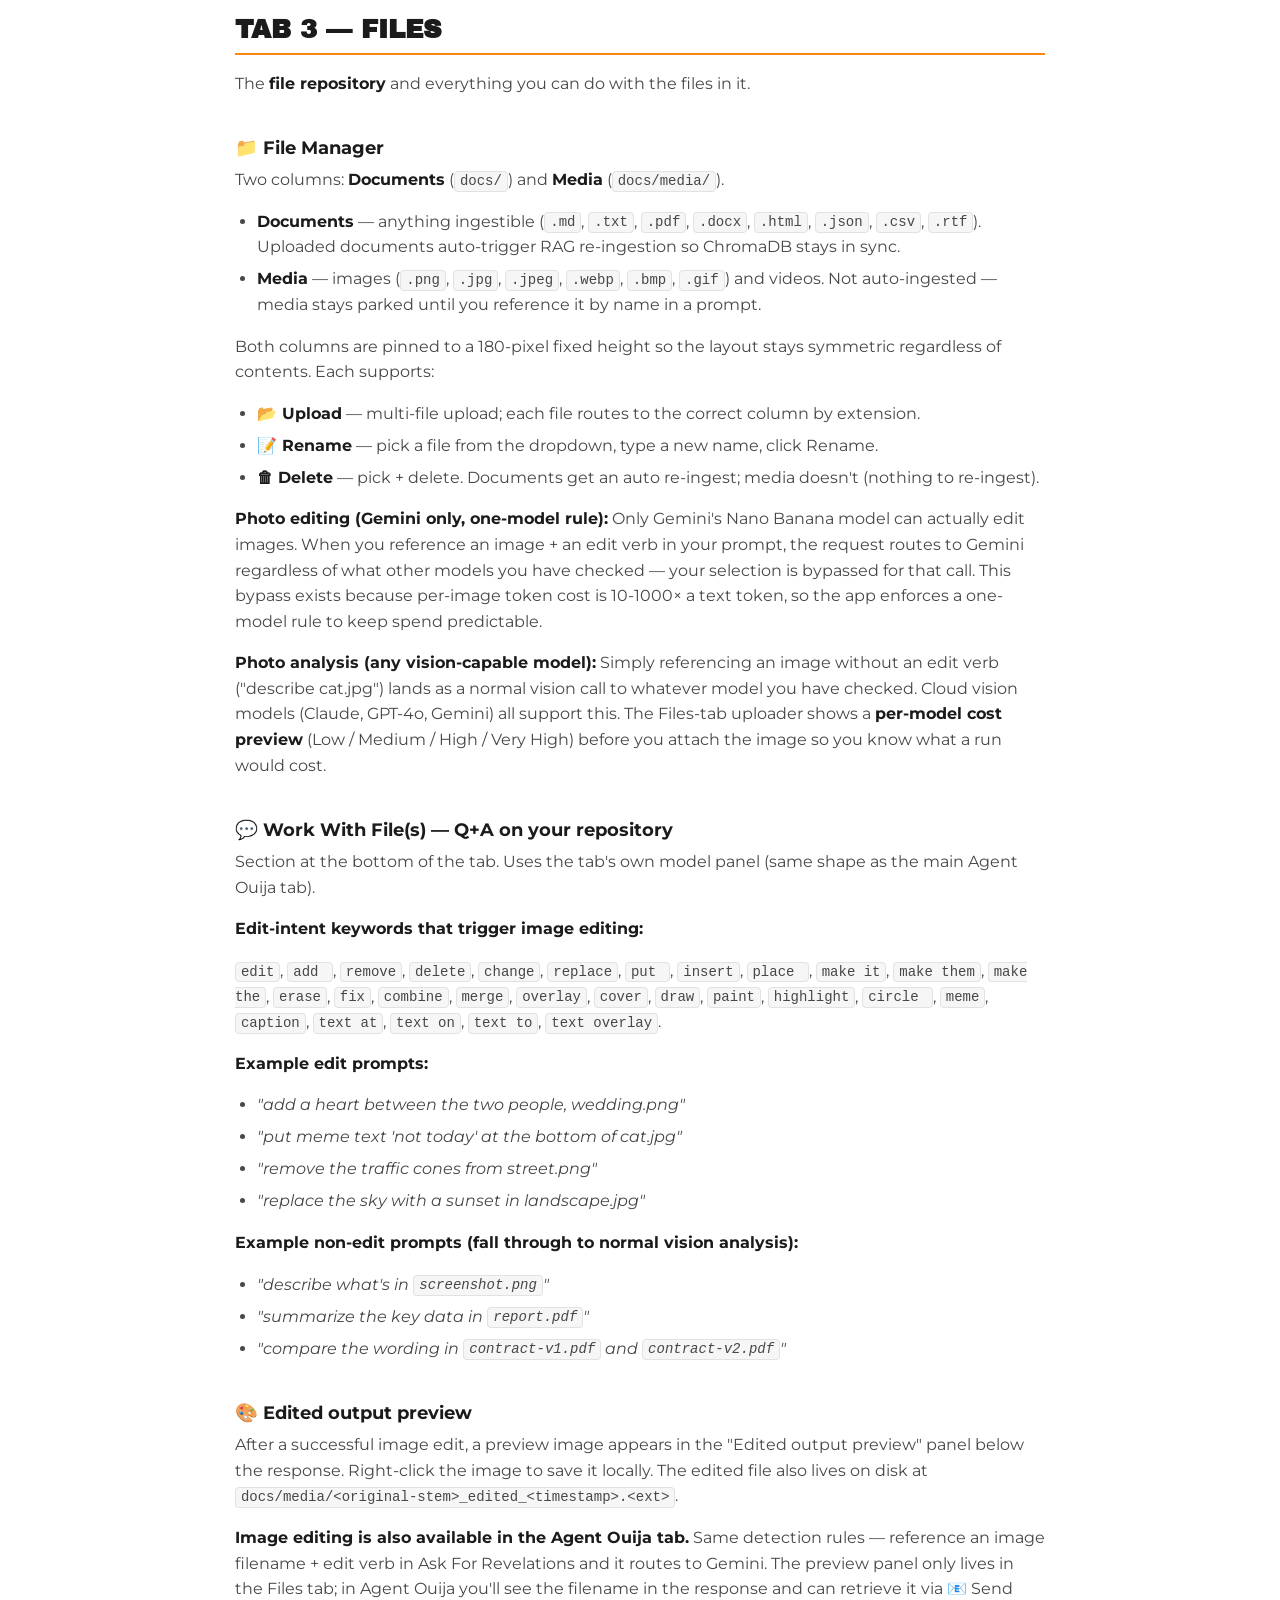
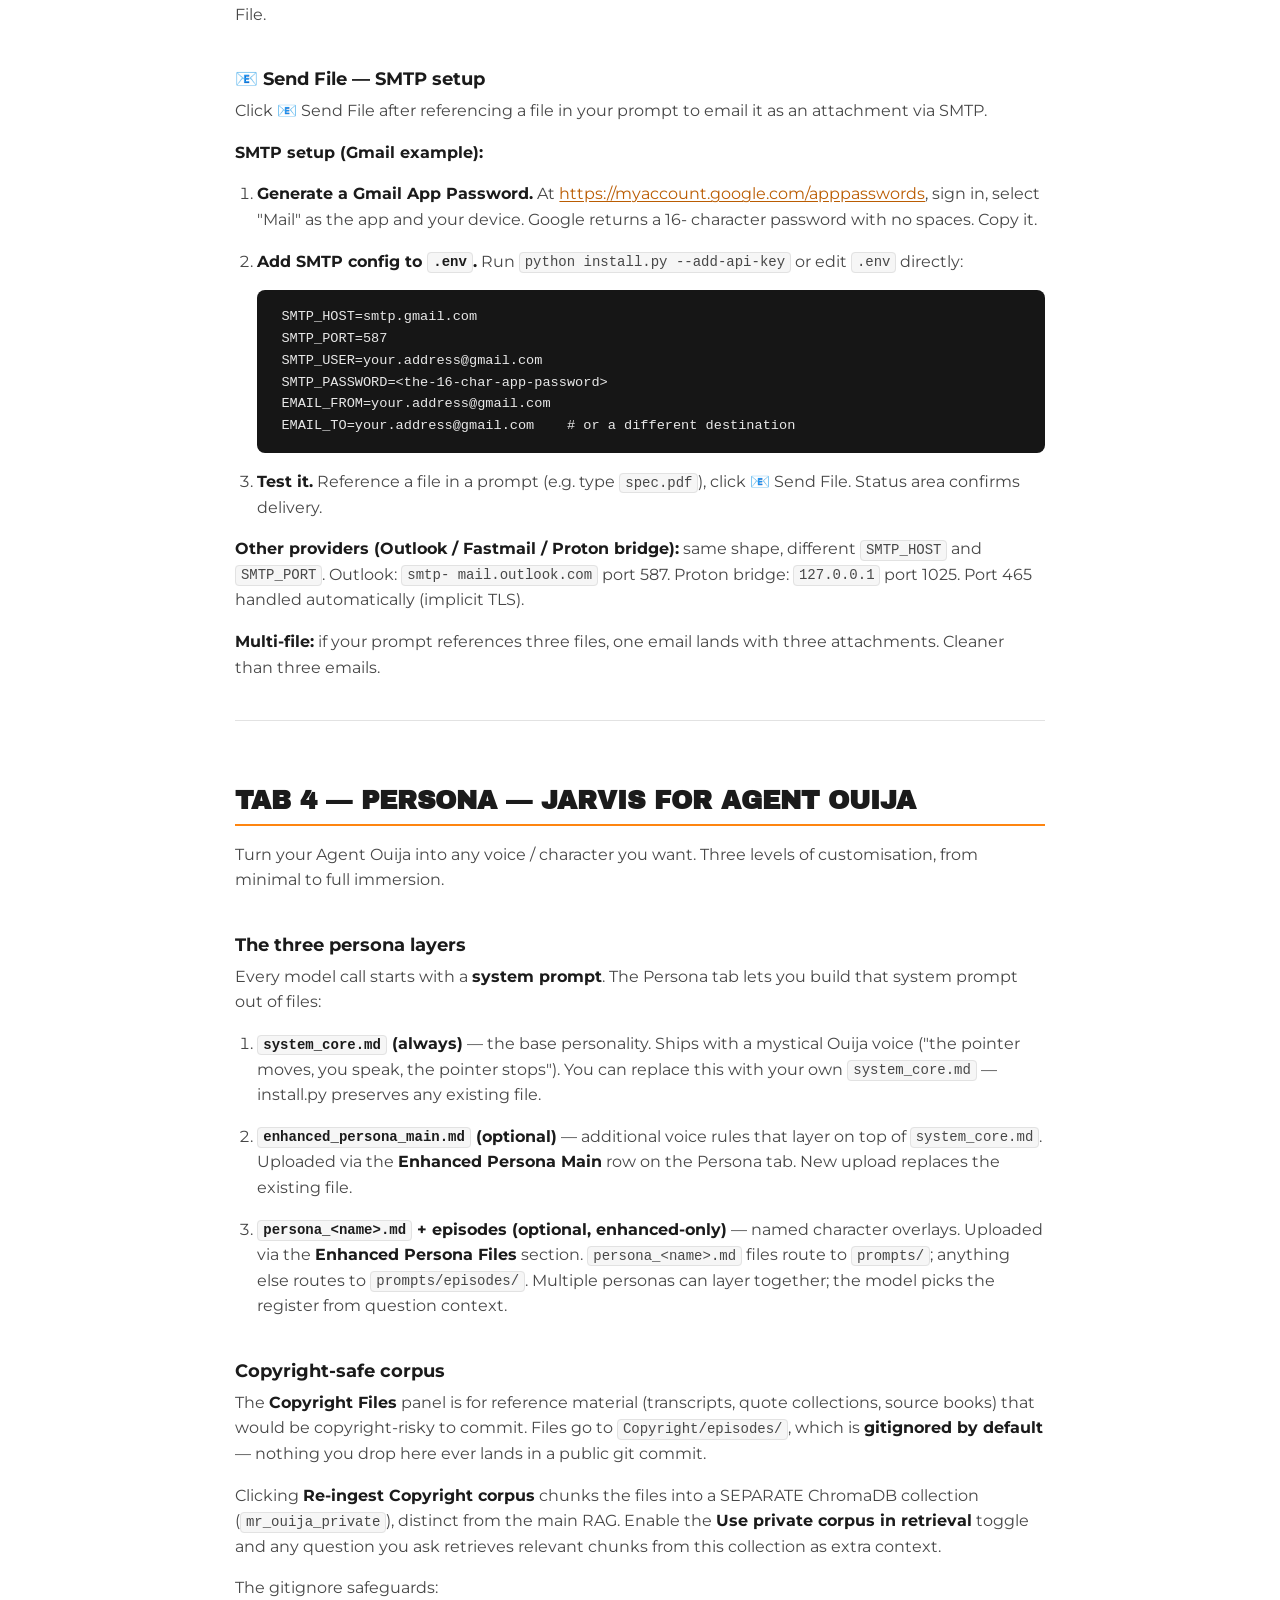
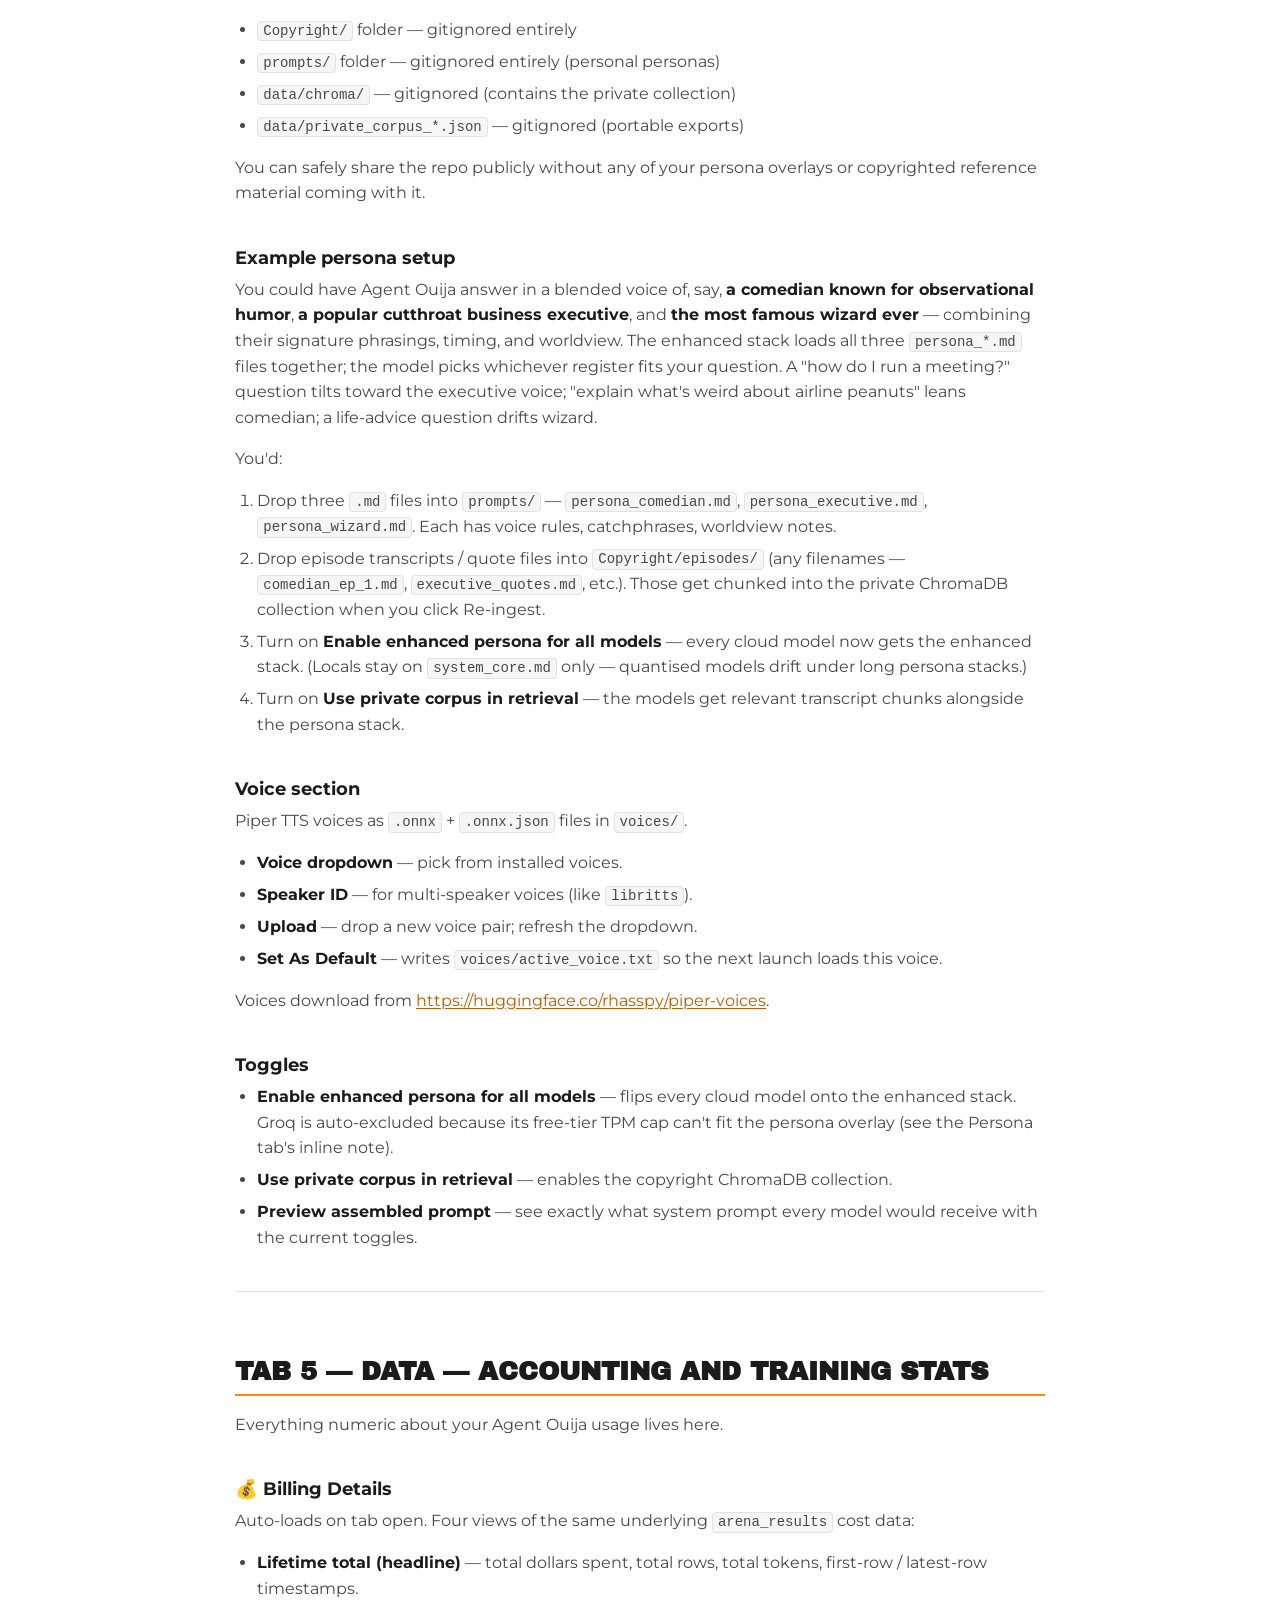
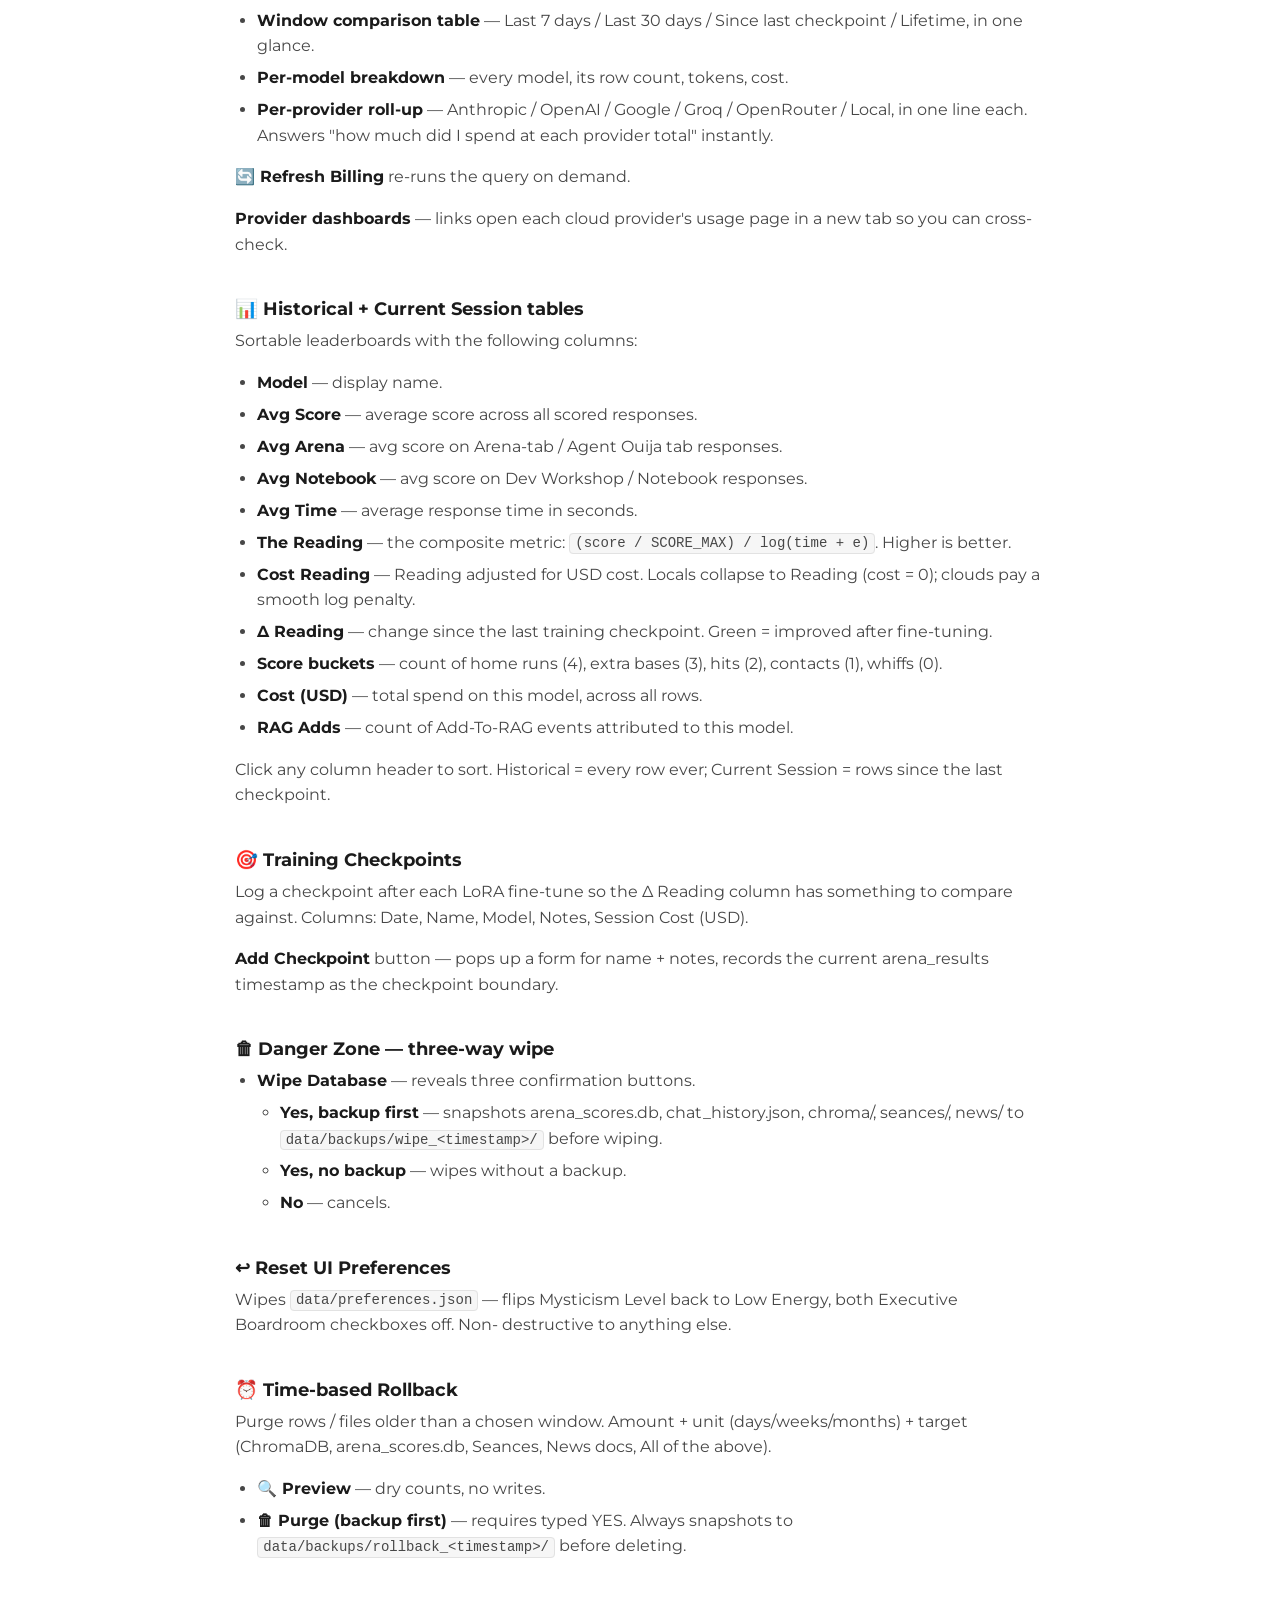
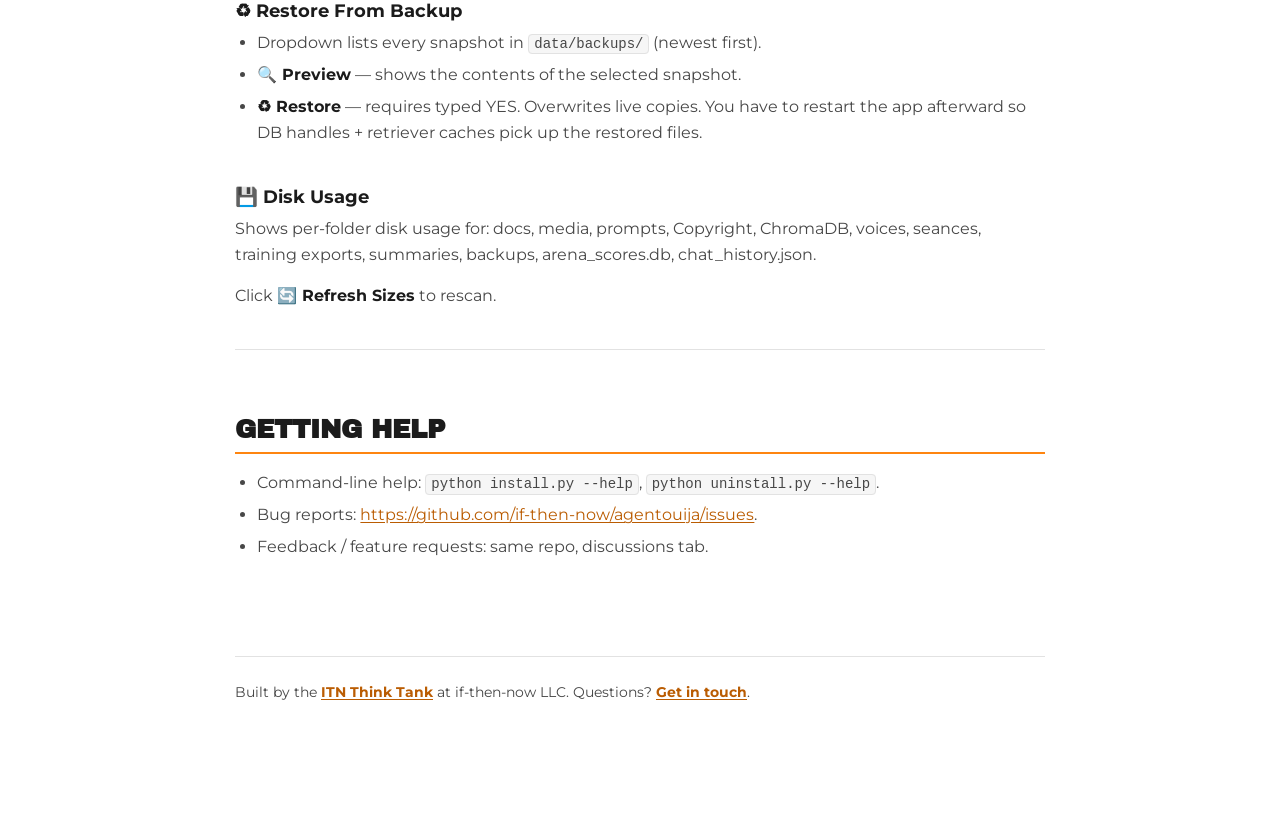
<file: itnwebsite/agent-ouija-how-to.html>
<!DOCTYPE html>
<html lang="en-US">
<head>
  <meta charset="utf-8" />
  <meta name="viewport" content="width=device-width, initial-scale=1" />
  <title>How to use Agent Ouija — if-then-now LLC</title>
  <meta name="description" content="A walkthrough of every tab in Agent Ouija, the open source multi-model AI platform built by the if-then-now Think Tank." />
  <meta name="theme-color" content="#fe8510" />
  <link rel="canonical" href="https://ifthennow.com/agent-ouija-how-to.html" />

  <meta property="og:url" content="https://ifthennow.com/agent-ouija-how-to.html" />
  <meta property="og:site_name" content="if-then-now LLC" />
  <meta property="og:title" content="How to use Agent Ouija" />
  <meta property="og:description" content="A walkthrough of every tab in Agent Ouija, the open source multi-model AI platform built by the if-then-now Think Tank." />
  <meta property="og:type" content="article" />
  <meta property="og:image" content="https://ifthennow.com/assets/hero.jpg" />

  <link rel="icon" href="assets/logo-mark.jpg" />
  <link rel="apple-touch-icon" href="assets/logo-mark.jpg" />

  <link rel="preconnect" href="https://fonts.googleapis.com" />
  <link rel="preconnect" href="https://fonts.gstatic.com" crossorigin />
  <link href="https://fonts.googleapis.com/css2?family=Archivo+Black&family=Montserrat:wght@400;600;700&display=swap" rel="stylesheet" />

  <link rel="stylesheet" href="src/css/styles.css" />
  <link rel="stylesheet" href="src/css/docs.css" />
</head>
<body>
  <a class="skip-link" href="#doc-content">Skip to content</a>

  <header class="doc-header">
    <div class="doc-header__bar">
      <a class="brand" href="index.html">
        <img class="brand__mark" src="assets/logo-mark.jpg" alt="if-then-now LLC logo" width="40" height="40" />
        <span class="brand__name">if-then-now</span>
      </a>
      <a class="doc-header__back" href="index.html#portfolio">← Back to Portfolio</a>
    </div>
  </header>

  <main class="doc" id="doc-content">
    <h1 id="how-to-use-agent-ouija">How to use Agent Ouija</h1>
    <p>A beginner-friendly walkthrough of every tab in the app. If you're
    looking for install instructions, see <a href="https://github.com/if-then-now/agentouija/blob/main/SETUP.md" rel="noopener" target="_blank">SETUP.md</a>; this
    doc is what to do once the app is running at
    <code>http://localhost:7860</code>.</p>
    <h2 id="accessing-from-mobile">Accessing from mobile</h2>
    <p>Agent Ouija runs on your host machine's <code>localhost</code> by default,
    but it's designed to work great from a phone or tablet too — the
    UI is responsive, and everything works exactly the same. The
    recommended path is <a href="https://tailscale.com/" rel="noopener" target="_blank">Tailscale</a> (free
    personal plan):</p>
    <ol>
    <li>Install Tailscale on the host + your mobile device, sign into
    both with the same account, enable <strong>MagicDNS + HTTPS</strong> in
    the Tailscale admin console.</li>
    <li>On the host, run once:
    <code>tailscale serve --bg --https=7860 http://localhost:7860</code></li>
    <li>Bookmark the resulting URL on your phone
    (e.g. <code>https://brainy.tail&lt;xxxx&gt;.ts.net:7860</code>). Real TLS
    cert — no browser warnings, no port-forwarding, no exposure
    to the public internet.</li>
    </ol>
    <p>Full walkthrough with screenshots in <a href="https://github.com/if-then-now/agentouija/blob/main/SETUP.md#4b-mobile-access-via-tailscale-recommended" rel="noopener" target="_blank">SETUP.md</a>.</p>
    <h2 id="table-of-contents">Table of contents</h2>
    <ol>
    <li><a href="#tab-1--agent-ouija">Tab 1 — Agent Ouija</a></li>
    <li><a href="#tab-2--dev-workshop">Tab 2 — Dev Workshop</a></li>
    <li><a href="#tab-3--files">Tab 3 — Files</a></li>
    <li><a href="#tab-4--persona--jarvis-for-agent-ouija">Tab 4 — Persona</a></li>
    <li><a href="#tab-5--data--accounting-and-training-stats">Tab 5 — Data</a></li>
    </ol>
    <hr />
    <h2 id="tab-1--agent-ouija">Tab 1 — Agent Ouija</h2>
    <p>The main workspace. Everything you'd normally do — ask, get an
    answer, save the thread, edit a picture — happens here. Five
    collapsible sections top to bottom.</p>
    <h3 id="-question--response--the-place-to-chat">💬 Question &amp; Response — the place to chat</h3>
    <p>Type your question in the textbox. Buttons on the row underneath:</p>
    <ul>
    <li><strong>Ask For Revelations</strong> — Fires the question at every selected
    model. Each model answers in parallel; the response window shows
    them one at a time (slideshow). Fluent, open-ended reasoning —
    the models can use their training data plus whatever RAG /
    document context you've referenced.</li>
    <li><strong>📖 Ask the Lore</strong> — Same shape as Ask For Revelations, but the
    models are constrained to answer ONLY from what's in the RAG
    database (your ingested documents + any private corpus). If the
    answer isn't there, they respond <em>&quot;Not in the lore.&quot;</em> Great for
    testing edge-AI recall and minimising token spend. Every Lore
    response leads its status line with a short note reminding you
    what mode you're in.</li>
    <li><strong>✋ Cancel</strong> — Aborts an in-flight round. Pending model calls
    are dropped; already-in-flight ones finish but their results are
    discarded.</li>
    <li><strong>📂 Upload Files</strong> — Drag files (documents or pictures) here to
    add them to the repository. Documents go to <code>docs/</code> and get
    auto-ingested into RAG. Pictures + videos go to <code>docs/media/</code>
    and stay parked until you reference them by name.</li>
    <li><strong>💾 Save Seance</strong> — Save the current thread (question, answers,
    history, seance name) so you can reload it later from the
    Seances section. Auto-saves on every subsequent Ask once loaded.</li>
    </ul>
    <p>Two small buttons appear under each response:</p>
    <ul>
    <li><strong>💾 Add This to RAG</strong> — Ingest the current answer into the RAG
    database so future questions can retrieve it as context. Useful
    when a model gave a particularly good answer you want to
    preserve.</li>
    <li><strong>📧 Send File</strong> — Ships any file referenced in your question
    (from <code>docs/</code> or <code>docs/media/</code>) as an email attachment via SMTP.
    Reference the exact filename in the prompt (e.g.
    <em>&quot;send <code>spec.pdf</code>&quot;</em>) and click. Requires SMTP config in <code>.env</code>
    — see the Files section below for setup.</li>
    </ul>
    <p><strong>File repository interaction:</strong> any file in <code>docs/</code> or
    <code>docs/media/</code> can be referenced by name in your prompt. The app
    detects the filename and either injects the doc contents as
    context, attaches the media to a vision-capable model, or (for
    image edits) routes to Gemini.</p>
    <h3 id="-executive-boardroom--llms-working-together">👑 Executive Boardroom — LLMs working together</h3>
    <p>Turns the boardroom into a single-answer flow. Instead of showing
    you five separate answers, one selected model synthesizes the
    group into one response.</p>
    <p><strong>Fields inside the accordion:</strong></p>
    <ul>
    <li><strong>🌐 Always Use Boardroom Mode checkbox</strong> — When ON, every Ask
    automatically triggers boardroom mode (peers run, then the
    executive synthesizes). When OFF, Ask returns individual peer
    responses; you trigger boardroom mode on demand via the tier
    buttons.</li>
    <li><strong>Sr. Execs. with selected Jr. Execs checkbox</strong> — Only affects
    Senior tier: when checked, local models are included as peers
    alongside cloud models. When unchecked, Senior runs clouds only.</li>
    <li><strong>Three tier buttons</strong> — Junior Execs, Senior Execs, The C-Suite.
    Clicking any of them runs a fresh peer set at that tier and
    synthesizes with an executive matching the tier:
    <ul>
    <li><strong>Junior Execs</strong> — Local models only, one local synthesizes.</li>
    <li><strong>Senior Execs</strong> — Cloud models, one cloud synthesizes.</li>
    <li><strong>The C-Suite</strong> — Web-capable cloud models (Claude, GPT-4o,
    Gemini), one of them synthesizes.</li>
    </ul>
    </li>
    <li><strong>👑 Executive Model dropdown</strong> — Which specific model plays
    executive at the currently-selected tier. Filtered to tier-
    eligible models.</li>
    <li><strong>💾 Make this the Default Executive</strong> — Remembers your pick
    across sessions.</li>
    </ul>
    <p><strong>Groq note:</strong> Groq's free-tier per-minute token cap (8,000 tokens/
    minute) can't fit boardroom synthesis on more than a couple peer
    responses. A warning banner appears under the dropdown whenever
    Groq is picked as the executive. <strong>Recommendation:</strong> use Claude
    Sonnet or GPT-4o for Senior / C-Suite tiers on the free tier.
    Groq works fine as a peer, and shines on shorter prompts — it's
    just the exec synthesis that blows the cap. Groq's Dev Tier lifts
    the cap to 25k+ TPM, at which point you can bump
    <code>max_input_tokens</code> in <code>config.py</code> and use it for exec too.</p>
    <h3 id="-the-assistant--calendar-and-news-reporter">🤖 The Assistant — Calendar and News reporter</h3>
    <p>Two external-API surfaces that plug into the same RAG the models
    use to answer questions.</p>
    <h4 id="google-calendar-setup-step-by-step">Google Calendar setup (step-by-step)</h4>
    <ol>
    <li>
    <p><strong>Enable the Calendar API in Google Cloud.</strong></p>
    <ul>
    <li>Go to <a href="https://console.cloud.google.com/" rel="noopener" target="_blank">https://console.cloud.google.com/</a>. Log in with the
    Google account whose calendar you want Agent Ouija to read.</li>
    <li>Create a new project (top-left dropdown → &quot;New Project&quot;). Name
    it something like &quot;Agent Ouija&quot;.</li>
    <li>Once you're in the project: open the hamburger menu → APIs &amp;
    Services → Library. Search for &quot;Google Calendar API&quot; and
    click Enable.</li>
    </ul>
    </li>
    <li>
    <p><strong>Configure the OAuth consent screen.</strong></p>
    <ul>
    <li>Hamburger → APIs &amp; Services → OAuth consent screen.</li>
    <li>Pick <strong>External</strong> unless your Google account is on a Google
    Workspace. Fill in the required fields (app name, support
    email, developer email). Save.</li>
    <li>Add your Google account as a <strong>Test user</strong> on the same page.</li>
    </ul>
    </li>
    <li>
    <p><strong>Create OAuth credentials.</strong></p>
    <ul>
    <li>APIs &amp; Services → Credentials → &quot;Create Credentials&quot; → OAuth
    client ID.</li>
    <li>Application type: <strong>Desktop app</strong>. Name it anything.</li>
    <li>Click <strong>Download JSON</strong> on the created client. Save the file
    as <code>gcal_credentials.json</code> inside your Agent Ouija
    installation's <code>data/</code> folder (i.e., wherever <code>scripts/</code> is,
    go up one and into <code>data/</code>).</li>
    </ul>
    </li>
    <li>
    <p><strong>Authorize inside Agent Ouija.</strong></p>
    <ul>
    <li>In the Agent Ouija tab, open <strong>🤖 The Assistant</strong>. You'll see
    &quot;🕯 Calendar: <strong>not authorised</strong>&quot; and a <strong>🔐 Authorize Google
    Calendar</strong> button.</li>
    <li>Click Authorize. A browser window opens; consent as your
    Google account. The token is cached in <code>data/gcal_token.json</code>
    for future sessions.</li>
    <li>Weekly re-auth expected while the OAuth app is in Testing
    status — Google enforces a 7-day refresh-token expiry there.
    Just click Authorize again when it lapses.</li>
    </ul>
    </li>
    <li>
    <p><strong>Use it.</strong></p>
    <ul>
    <li><strong>🔄 Refresh Calendar into RAG</strong> — Pulls your upcoming events
    and adds them to ChromaDB. Any question after that (&quot;What's
    on my calendar this week?&quot;) retrieves the events through RAG.</li>
    <li><strong>📋 Show upcoming</strong> — Prints upcoming events inline without
    touching RAG.</li>
    <li><strong>➕ Add Event</strong> — Fill in the form (title / date / times),
    click, event lands in your Google Calendar.</li>
    <li><strong>🗑 Delete Event</strong> — Pick from a dropdown of upcoming events,
    type YES to confirm.</li>
    </ul>
    </li>
    </ol>
    <h4 id="newsapi-setup-step-by-step">NewsAPI setup (step-by-step)</h4>
    <ol>
    <li>
    <p><strong>Get a NewsAPI key.</strong></p>
    <ul>
    <li>Sign up at <a href="https://newsapi.org/register" rel="noopener" target="_blank">https://newsapi.org/register</a>. Free tier: 100
    requests/day.</li>
    <li>Copy the API key from your dashboard.</li>
    </ul>
    </li>
    <li>
    <p><strong>Add the key to your Agent Ouija install.</strong></p>
    <ul>
    <li>Run <code>python install.py --add-api-key</code> OR edit <code>.env</code> directly
    (at <code>%USERPROFILE%\.config\agentouija\.env</code> after the security
    hardening commit — see SETUP.md for the exact location).</li>
    <li>Set <code>NEWSAPI_KEY=&lt;paste-your-key-here&gt;</code> and save.</li>
    </ul>
    </li>
    <li>
    <p><strong>Use it.</strong></p>
    <ul>
    <li>Under 🤖 The Assistant, open the <strong>📰 News Pulls</strong> sub-accordion.</li>
    <li>Four buttons: <strong>⚾ Sports (baseball)</strong>, <strong>🌍 World</strong>,
    <strong>🇺🇸 National</strong>, <strong>📰 Pull All (3 credits)</strong>.</li>
    <li>Click any category. The headlines get cached to
    <code>docs/news/YYYY-MM-DD_&lt;category&gt;.md</code> and auto-ingested into
    RAG. Every credit = one API request against your daily 100
    free-tier allowance.</li>
    <li>Any question like &quot;What's happening in baseball today?&quot; now
    retrieves cached headlines as RAG context.</li>
    </ul>
    </li>
    </ol>
    <h3 id="-scoring-controls--edge-ai-training">🎯 Scoring Controls — Edge AI training</h3>
    <p>Score each response 0-4 (baseball scale) so Agent Ouija can build
    a training dataset from your best answers:</p>
    <ul>
    <li><strong>0 — whiff</strong> (excluded from training export)</li>
    <li><strong>1 — contact</strong> (weight 0.25)</li>
    <li><strong>2 — base hit</strong> (weight 0.50)</li>
    <li><strong>3 — extra bases</strong> (weight 0.75)</li>
    <li><strong>4 — home run</strong> (weight 1.0 — &quot;couldn't tell it wasn't Claude&quot;)</li>
    <li><strong>Valid Refusal</strong> — the model declined for its own safety policy
    (excluded from quality stats).</li>
    </ul>
    <p><strong>Buttons:</strong></p>
    <ul>
    <li><strong>Score And Next</strong> — Log the score, move to the next model's
    response in the round.</li>
    <li><strong>Score + Add To RAG</strong> — Same, plus curate this response into
    ChromaDB so future questions can retrieve it.</li>
    <li><strong>Add To RAG (no score)</strong> — Curate without scoring.</li>
    <li><strong>Retry Scoring</strong> — Re-review the current round from the start.</li>
    <li><strong>Prev / Next / Skip</strong> — Slideshow navigation.</li>
    <li><strong>Blind mode</strong> — Hide the model name while scoring, so you
    score on quality alone (no anchoring to which vendor produced
    the answer).</li>
    </ul>
    <p><strong>What &quot;training&quot; means here:</strong></p>
    <ul>
    <li><strong>RAG (Retrieval-Augmented Generation)</strong> — Every high-scoring
    Q+A pair you Add To RAG becomes retrievable context for future
    questions. This is a runtime improvement — no training run
    required. The local models get sharper on your specific
    domain just by accumulating good examples.</li>
    <li><strong>LoRA (Low-Rank Adaptation) fine-tuning</strong> — When you're ready
    for a bigger jump, <code>scripts/prepare_training.py</code> exports every
    scored row (score ≥ 1) as a JSONL file suitable for Unsloth /
    Axolotl / other LoRA trainers. Feed the JSONL into a fine-tune
    and you get a local model that speaks in your domain.</li>
    </ul>
    <p><strong>The Reading</strong> — a composite metric: <code>(score / SCORE_MAX) / log(response_time + e)</code>. Rewards high scores AND fast responses.
    Full breakdown per model on the Data tab.</p>
    <p><strong>Training sessions:</strong> click <em>Save Training Checkpoint</em> on the
    Data tab after each LoRA run. Subsequent rows are attributed to
    that checkpoint, so the Δ Reading column shows whether your fine-
    tune actually improved things.</p>
    <h3 id="-the-models--the-workers">🤖 The Models — the workers</h3>
    <p>Ten checkboxes total — five locals on the left, five clouds on
    the right. Check any combination you want in a round.</p>
    <p><strong>Master toggles</strong> at the top of each column flip every model on
    or off at once, respecting tier eligibility (locals grey out at
    High Energy, clouds grey out at Low).</p>
    <p><strong>Upgrading a model:</strong></p>
    <ul>
    <li><strong>Local models:</strong> In the terminal on Brainy: <code>ollama pull llama3.3</code> (or any model tag from <a href="https://ollama.com/library" rel="noopener" target="_blank">https://ollama.com/library</a>).
    Then in <code>config.py</code>, update the matching entry's <code>&quot;name&quot;</code> field
    to the new tag. Restart Agent Ouija. Delete the old model with
    <code>ollama rm llama3.2</code> when you're comfortable.</li>
    <li><strong>Cloud models:</strong> Update the model id in that model's config
    entry. E.g. <code>&quot;anthropic/claude-sonnet-4-6&quot;</code> →
    <code>&quot;anthropic/claude-sonnet-4-7&quot;</code> when a new Sonnet ships. No pull
    needed — restart the app and it picks up.</li>
    </ul>
    <p><strong>Any combination is valid.</strong> One local + two clouds. All ten. Zero
    clouds. Whatever you check will run. The 🎯 Media rule is the one
    exception: prompts referencing a picture / video only run when
    exactly one model is checked (cost-control).</p>
    <h3 id="-control-center--settings">⚙ Control Center — settings</h3>
    <ul>
    <li><strong>🔮 Mysticism Level dropdown</strong> — one of four modes:
    <ul>
    <li><strong>🟡🔥 Low Energy — Locals Only</strong> — free but slower; pure
    local inference, no cloud, no web.</li>
    <li><strong>🟠🔥 Medium Energy — Agile</strong> — cloud models pre-checked,
    locals unchecked. Serper web search injected into every
    checked model's prompt. Best default for most questions.</li>
    <li><strong>🔴🔥 Medium Energy — Synergistic</strong> — clouds AND locals
    pre-checked. Slower (more calls) but you get every angle.</li>
    <li><strong>🔵🔥 High Energy — Native Web Search</strong> — only web-capable
    clouds (Claude / GPT-4o / Gemini) run, and they use their
    provider's native web search instead of Serper-fed context.</li>
    </ul>
    </li>
    <li><strong>Navigation buttons</strong> — jump to the four hidden tabs:
    <ul>
    <li><strong>📊 Data</strong> — leaderboards, billing, backups, rollback, disk
    usage, wipe controls.</li>
    <li><strong>📁 Files</strong> — file repository, image editor, per-file Q+A.</li>
    <li><strong>🛠 Dev Workshop</strong> — Python notebook + PowerShell CLI.</li>
    <li><strong>🎭 Persona</strong> — persona files, voice picker, RAG toggles.</li>
    </ul>
    </li>
    <li><strong>🔊 Voice checkbox</strong> — Piper TTS reads the current answer aloud
    when checked. To change WHICH voice, go to the Persona tab's
    Voice section, upload / pick a <code>.onnx</code> file, click <em>Set As
    Default</em>.</li>
    </ul>
    <h3 id="-seances--saved-threads">🕯 Seances — saved threads</h3>
    <p>A &quot;seance&quot; is a saved conversation with all the state it takes to
    resume — question history, model responses, chosen executive
    tier, thread accumulation.</p>
    <ul>
    <li><strong>📋 Load</strong> dropdown — every saved seance in <code>data/seances/</code>.
    Pick and load; question box comes up blank so you can type a
    follow-up, response window shows the full prior thread.</li>
    <li><strong>📝 Rename</strong> — pick a seance, type a new name, click Rename.
    Auto-updates the label in the dropdown.</li>
    <li><strong>🗑 Delete</strong> — remove a seance file. Confirms first.</li>
    <li><strong>💾 Save Seance</strong> button (in the main Ask row) — saves the
    current thread. Existing seance? Overwrites in place. New?
    Auto-slugifies from the question if you haven't given it a
    name.</li>
    <li><strong>＋ New Seance</strong> button (top of Agent Ouija tab) — clears
    everything for a fresh start.</li>
    </ul>
    <p>Every seance is a JSON file in <code>data/seances/</code>, portable and
    gitignored.</p>
    <hr />
    <h2 id="tab-2--dev-workshop">Tab 2 — Dev Workshop</h2>
    <p>Two accordions. Both are shortcuts for programmatic work; you can
    close either and just use the other.</p>
    <h3 id="-notebook--run-python-code">📓 Notebook — run Python code</h3>
    <p>Cell-based Python runner against Agent Ouija's model set. Split
    your code with <code># %%</code> on its own line — each block becomes a cell.</p>
    <p>Per-model checkboxes above the notebook drive iteration:</p>
    <ul>
    <li><strong>One model checked</strong> → code runs once; state persists across
    Run clicks.</li>
    <li><strong>Multiple checked</strong> → code runs once per model on an isolated
    copy of state, results show up in the slideshow so you can
    compare answers.</li>
    </ul>
    <p>Variables injected into your code's scope on every run:</p>
    <ul>
    <li><code>MODEL</code> — LiteLLM-format id (e.g. <code>&quot;openai/gpt-4o&quot;</code>,
    <code>&quot;ollama_chat/llama3.2&quot;</code>)</li>
    <li><code>MODEL_KEY</code> — config key (<code>&quot;gpt-4o&quot;</code>)</li>
    <li><code>SELECTED_MODELS</code> — list of all checked keys</li>
    </ul>
    <p>Helpers in scope: <code>ask(prompt, model, system, temperature, max_tokens) → str</code>, <code>ask_all(prompt, …) → dict</code>,
    <code>get_rag(question) → str | None</code>.</p>
    <p>API keys come from <code>.env</code> — no <code>userdata.get(...)</code> setup needed.</p>
    <h3 id="-cli--powershell">🖥️ CLI — PowerShell</h3>
    <p>Runs PowerShell commands with a persistent working directory
    tracked in the UI. Built-in <code>cd</code> handles wildcards. Output capped
    at 20 KB per command, 60-second timeout.</p>
    <p><strong>🚀 Launch Claude Code</strong> button spawns a detached PowerShell
    window running <code>claude</code> from the current cwd — ideal for handing
    off a piece of work to Claude Code interactively (the interactive
    TTY can't render inside a Gradio textbox, hence the detached
    window).</p>
    <p><strong>Great use case:</strong> the CLI + Notebook combo is the fastest way to
    test snippets of code the LLMs suggest before pasting them into a
    real file. Ask a model <em>&quot;write me a quick script to X&quot;</em>, paste
    the answer into the Notebook, click Run, iterate.</p>
    <hr />
    <h2 id="tab-3--files">Tab 3 — Files</h2>
    <p>The <strong>file repository</strong> and everything you can do with the files
    in it.</p>
    <h3 id="-file-manager">📁 File Manager</h3>
    <p>Two columns: <strong>Documents</strong> (<code>docs/</code>) and <strong>Media</strong> (<code>docs/media/</code>).</p>
    <ul>
    <li><strong>Documents</strong> — anything ingestible (<code>.md</code>, <code>.txt</code>, <code>.pdf</code>,
    <code>.docx</code>, <code>.html</code>, <code>.json</code>, <code>.csv</code>, <code>.rtf</code>). Uploaded documents
    auto-trigger RAG re-ingestion so ChromaDB stays in sync.</li>
    <li><strong>Media</strong> — images (<code>.png</code>, <code>.jpg</code>, <code>.jpeg</code>, <code>.webp</code>, <code>.bmp</code>,
    <code>.gif</code>) and videos. Not auto-ingested — media stays parked
    until you reference it by name in a prompt.</li>
    </ul>
    <p>Both columns are pinned to a 180-pixel fixed height so the layout
    stays symmetric regardless of contents. Each supports:</p>
    <ul>
    <li><strong>📂 Upload</strong> — multi-file upload; each file routes to the
    correct column by extension.</li>
    <li><strong>📝 Rename</strong> — pick a file from the dropdown, type a new name,
    click Rename.</li>
    <li><strong>🗑 Delete</strong> — pick + delete. Documents get an auto re-ingest;
    media doesn't (nothing to re-ingest).</li>
    </ul>
    <p><strong>Photo editing (Gemini only, one-model rule):</strong> Only Gemini's
    Nano Banana model can actually edit images. When you reference
    an image + an edit verb in your prompt, the request routes to
    Gemini regardless of what other models you have checked —
    your selection is bypassed for that call. This bypass exists
    because per-image token cost is 10-1000× a text token, so the
    app enforces a one-model rule to keep spend predictable.</p>
    <p><strong>Photo analysis (any vision-capable model):</strong> Simply referencing
    an image without an edit verb (&quot;describe cat.jpg&quot;) lands as a
    normal vision call to whatever model you have checked. Cloud
    vision models (Claude, GPT-4o, Gemini) all support this. The
    Files-tab uploader shows a <strong>per-model cost preview</strong> (Low /
    Medium / High / Very High) before you attach the image so you
    know what a run would cost.</p>
    <h3 id="-work-with-files--qa-on-your-repository">💬 Work With File(s) — Q+A on your repository</h3>
    <p>Section at the bottom of the tab. Uses the tab's own model panel
    (same shape as the main Agent Ouija tab).</p>
    <p><strong>Edit-intent keywords that trigger image editing:</strong></p>
    <p><code>edit</code>, <code>add </code>, <code>remove</code>, <code>delete</code>, <code>change</code>, <code>replace</code>, <code>put </code>,
    <code>insert</code>, <code>place </code>, <code>make it</code>, <code>make them</code>, <code>make the</code>, <code>erase</code>,
    <code>fix</code>, <code>combine</code>, <code>merge</code>, <code>overlay</code>, <code>cover</code>, <code>draw</code>, <code>paint</code>,
    <code>highlight</code>, <code>circle </code>, <code>meme</code>, <code>caption</code>, <code>text at</code>, <code>text on</code>,
    <code>text to</code>, <code>text overlay</code>.</p>
    <p><strong>Example edit prompts:</strong></p>
    <ul>
    <li><em>&quot;add a heart between the two people, wedding.png&quot;</em></li>
    <li><em>&quot;put meme text 'not today' at the bottom of cat.jpg&quot;</em></li>
    <li><em>&quot;remove the traffic cones from street.png&quot;</em></li>
    <li><em>&quot;replace the sky with a sunset in landscape.jpg&quot;</em></li>
    </ul>
    <p><strong>Example non-edit prompts (fall through to normal vision analysis):</strong></p>
    <ul>
    <li><em>&quot;describe what's in <code>screenshot.png</code>&quot;</em></li>
    <li><em>&quot;summarize the key data in <code>report.pdf</code>&quot;</em></li>
    <li><em>&quot;compare the wording in <code>contract-v1.pdf</code> and <code>contract-v2.pdf</code>&quot;</em></li>
    </ul>
    <h3 id="-edited-output-preview">🎨 Edited output preview</h3>
    <p>After a successful image edit, a preview image appears in the
    &quot;Edited output preview&quot; panel below the response. Right-click the
    image to save it locally. The edited file also lives on disk at
    <code>docs/media/&lt;original-stem&gt;_edited_&lt;timestamp&gt;.&lt;ext&gt;</code>.</p>
    <p><strong>Image editing is also available in the Agent Ouija tab.</strong> Same
    detection rules — reference an image filename + edit verb in Ask
    For Revelations and it routes to Gemini. The preview panel only
    lives in the Files tab; in Agent Ouija you'll see the filename
    in the response and can retrieve it via 📧 Send File.</p>
    <h3 id="-send-file--smtp-setup">📧 Send File — SMTP setup</h3>
    <p>Click 📧 Send File after referencing a file in your prompt to
    email it as an attachment via SMTP.</p>
    <p><strong>SMTP setup (Gmail example):</strong></p>
    <ol>
    <li>
    <p><strong>Generate a Gmail App Password.</strong> At
    <a href="https://myaccount.google.com/apppasswords" rel="noopener" target="_blank">https://myaccount.google.com/apppasswords</a>, sign in, select
    &quot;Mail&quot; as the app and your device. Google returns a 16-
    character password with no spaces. Copy it.</p>
    </li>
    <li>
    <p><strong>Add SMTP config to <code>.env</code>.</strong> Run <code>python install.py --add-api-key</code> or edit <code>.env</code> directly:</p>
    <pre><code>SMTP_HOST=smtp.gmail.com
SMTP_PORT=587
SMTP_USER=your.address@gmail.com
SMTP_PASSWORD=&lt;the-16-char-app-password&gt;
EMAIL_FROM=your.address@gmail.com
EMAIL_TO=your.address@gmail.com    # or a different destination
</code></pre>
    </li>
    <li>
    <p><strong>Test it.</strong> Reference a file in a prompt (e.g. type
    <code>spec.pdf</code>), click 📧 Send File. Status area confirms
    delivery.</p>
    </li>
    </ol>
    <p><strong>Other providers (Outlook / Fastmail / Proton bridge):</strong> same
    shape, different <code>SMTP_HOST</code> and <code>SMTP_PORT</code>. Outlook: <code>smtp- mail.outlook.com</code> port 587. Proton bridge: <code>127.0.0.1</code> port 1025.
    Port 465 handled automatically (implicit TLS).</p>
    <p><strong>Multi-file:</strong> if your prompt references three files, one email
    lands with three attachments. Cleaner than three emails.</p>
    <hr />
    <h2 id="tab-4--persona--jarvis-for-agent-ouija">Tab 4 — Persona — JARVIS for Agent Ouija</h2>
    <p>Turn your Agent Ouija into any voice / character you want. Three
    levels of customisation, from minimal to full immersion.</p>
    <h3 id="the-three-persona-layers">The three persona layers</h3>
    <p>Every model call starts with a <strong>system prompt</strong>. The Persona tab
    lets you build that system prompt out of files:</p>
    <ol>
    <li>
    <p><strong><code>system_core.md</code> (always)</strong> — the base personality. Ships
    with a mystical Ouija voice (&quot;the pointer moves, you speak,
    the pointer stops&quot;). You can replace this with your own
    <code>system_core.md</code> — install.py preserves any existing file.</p>
    </li>
    <li>
    <p><strong><code>enhanced_persona_main.md</code> (optional)</strong> — additional voice
    rules that layer on top of <code>system_core.md</code>. Uploaded via the
    <strong>Enhanced Persona Main</strong> row on the Persona tab. New upload
    replaces the existing file.</p>
    </li>
    <li>
    <p><strong><code>persona_&lt;name&gt;.md</code> + episodes (optional, enhanced-only)</strong> —
    named character overlays. Uploaded via the <strong>Enhanced Persona
    Files</strong> section. <code>persona_&lt;name&gt;.md</code> files route to <code>prompts/</code>;
    anything else routes to <code>prompts/episodes/</code>. Multiple personas
    can layer together; the model picks the register from question
    context.</p>
    </li>
    </ol>
    <h3 id="copyright-safe-corpus">Copyright-safe corpus</h3>
    <p>The <strong>Copyright Files</strong> panel is for reference material
    (transcripts, quote collections, source books) that would be
    copyright-risky to commit. Files go to <code>Copyright/episodes/</code>,
    which is <strong>gitignored by default</strong> — nothing you drop here ever
    lands in a public git commit.</p>
    <p>Clicking <strong>Re-ingest Copyright corpus</strong> chunks the files into a
    SEPARATE ChromaDB collection (<code>mr_ouija_private</code>), distinct from
    the main RAG. Enable the <strong>Use private corpus in retrieval</strong>
    toggle and any question you ask retrieves relevant chunks from
    this collection as extra context.</p>
    <p>The gitignore safeguards:</p>
    <ul>
    <li><code>Copyright/</code> folder — gitignored entirely</li>
    <li><code>prompts/</code> folder — gitignored entirely (personal personas)</li>
    <li><code>data/chroma/</code> — gitignored (contains the private collection)</li>
    <li><code>data/private_corpus_*.json</code> — gitignored (portable exports)</li>
    </ul>
    <p>You can safely share the repo publicly without any of your
    persona overlays or copyrighted reference material coming with it.</p>
    <h3 id="example-persona-setup">Example persona setup</h3>
    <p>You could have Agent Ouija answer in a blended voice of, say,
    <strong>a comedian known for observational humor</strong>, <strong>a popular cutthroat
    business executive</strong>, and <strong>the most famous wizard ever</strong> —
    combining their signature phrasings, timing, and worldview. The
    enhanced stack loads all three <code>persona_*.md</code> files together;
    the model picks whichever register fits your question. A
    &quot;how do I run a meeting?&quot; question tilts toward the executive
    voice; &quot;explain what's weird about airline peanuts&quot; leans
    comedian; a life-advice question drifts wizard.</p>
    <p>You'd:</p>
    <ol>
    <li>Drop three <code>.md</code> files into <code>prompts/</code> — <code>persona_comedian.md</code>,
    <code>persona_executive.md</code>, <code>persona_wizard.md</code>. Each has voice
    rules, catchphrases, worldview notes.</li>
    <li>Drop episode transcripts / quote files into
    <code>Copyright/episodes/</code> (any filenames — <code>comedian_ep_1.md</code>,
    <code>executive_quotes.md</code>, etc.). Those get chunked into the
    private ChromaDB collection when you click Re-ingest.</li>
    <li>Turn on <strong>Enable enhanced persona for all models</strong> — every
    cloud model now gets the enhanced stack. (Locals stay on
    <code>system_core.md</code> only — quantised models drift under long
    persona stacks.)</li>
    <li>Turn on <strong>Use private corpus in retrieval</strong> — the models get
    relevant transcript chunks alongside the persona stack.</li>
    </ol>
    <h3 id="voice-section">Voice section</h3>
    <p>Piper TTS voices as <code>.onnx</code> + <code>.onnx.json</code> files in <code>voices/</code>.</p>
    <ul>
    <li><strong>Voice dropdown</strong> — pick from installed voices.</li>
    <li><strong>Speaker ID</strong> — for multi-speaker voices (like <code>libritts</code>).</li>
    <li><strong>Upload</strong> — drop a new voice pair; refresh the dropdown.</li>
    <li><strong>Set As Default</strong> — writes <code>voices/active_voice.txt</code> so the
    next launch loads this voice.</li>
    </ul>
    <p>Voices download from <a href="https://huggingface.co/rhasspy/piper-voices" rel="noopener" target="_blank">https://huggingface.co/rhasspy/piper-voices</a>.</p>
    <h3 id="toggles">Toggles</h3>
    <ul>
    <li><strong>Enable enhanced persona for all models</strong> — flips every cloud
    model onto the enhanced stack. Groq is auto-excluded because its
    free-tier TPM cap can't fit the persona overlay (see the
    Persona tab's inline note).</li>
    <li><strong>Use private corpus in retrieval</strong> — enables the copyright
    ChromaDB collection.</li>
    <li><strong>Preview assembled prompt</strong> — see exactly what system prompt
    every model would receive with the current toggles.</li>
    </ul>
    <hr />
    <h2 id="tab-5--data--accounting-and-training-stats">Tab 5 — Data — accounting and training stats</h2>
    <p>Everything numeric about your Agent Ouija usage lives here.</p>
    <h3 id="-billing-details">💰 Billing Details</h3>
    <p>Auto-loads on tab open. Four views of the same underlying
    <code>arena_results</code> cost data:</p>
    <ul>
    <li><strong>Lifetime total (headline)</strong> — total dollars spent, total rows,
    total tokens, first-row / latest-row timestamps.</li>
    <li><strong>Window comparison table</strong> — Last 7 days / Last 30 days /
    Since last checkpoint / Lifetime, in one glance.</li>
    <li><strong>Per-model breakdown</strong> — every model, its row count, tokens,
    cost.</li>
    <li><strong>Per-provider roll-up</strong> — Anthropic / OpenAI / Google / Groq /
    OpenRouter / Local, in one line each. Answers &quot;how much did I
    spend at each provider total&quot; instantly.</li>
    </ul>
    <p><strong>🔄 Refresh Billing</strong> re-runs the query on demand.</p>
    <p><strong>Provider dashboards</strong> — links open each cloud provider's usage
    page in a new tab so you can cross-check.</p>
    <h3 id="-historical--current-session-tables">📊 Historical + Current Session tables</h3>
    <p>Sortable leaderboards with the following columns:</p>
    <ul>
    <li><strong>Model</strong> — display name.</li>
    <li><strong>Avg Score</strong> — average score across all scored responses.</li>
    <li><strong>Avg Arena</strong> — avg score on Arena-tab / Agent Ouija tab
    responses.</li>
    <li><strong>Avg Notebook</strong> — avg score on Dev Workshop / Notebook
    responses.</li>
    <li><strong>Avg Time</strong> — average response time in seconds.</li>
    <li><strong>The Reading</strong> — the composite metric: <code>(score / SCORE_MAX) / log(time + e)</code>. Higher is better.</li>
    <li><strong>Cost Reading</strong> — Reading adjusted for USD cost. Locals collapse
    to Reading (cost = 0); clouds pay a smooth log penalty.</li>
    <li><strong>Δ Reading</strong> — change since the last training checkpoint. Green
    = improved after fine-tuning.</li>
    <li><strong>Score buckets</strong> — count of home runs (4), extra bases (3),
    hits (2), contacts (1), whiffs (0).</li>
    <li><strong>Cost (USD)</strong> — total spend on this model, across all rows.</li>
    <li><strong>RAG Adds</strong> — count of Add-To-RAG events attributed to this
    model.</li>
    </ul>
    <p>Click any column header to sort. Historical = every row ever;
    Current Session = rows since the last checkpoint.</p>
    <h3 id="-training-checkpoints">🎯 Training Checkpoints</h3>
    <p>Log a checkpoint after each LoRA fine-tune so the Δ Reading
    column has something to compare against. Columns: Date, Name,
    Model, Notes, Session Cost (USD).</p>
    <p><strong>Add Checkpoint</strong> button — pops up a form for name + notes,
    records the current arena_results timestamp as the checkpoint
    boundary.</p>
    <h3 id="-danger-zone--three-way-wipe">🗑 Danger Zone — three-way wipe</h3>
    <ul>
    <li><strong>Wipe Database</strong> — reveals three confirmation buttons.
    <ul>
    <li><strong>Yes, backup first</strong> — snapshots arena_scores.db,
    chat_history.json, chroma/, seances/, news/ to
    <code>data/backups/wipe_&lt;timestamp&gt;/</code> before wiping.</li>
    <li><strong>Yes, no backup</strong> — wipes without a backup.</li>
    <li><strong>No</strong> — cancels.</li>
    </ul>
    </li>
    </ul>
    <h3 id="-reset-ui-preferences">↩ Reset UI Preferences</h3>
    <p>Wipes <code>data/preferences.json</code> — flips Mysticism Level back to
    Low Energy, both Executive Boardroom checkboxes off. Non-
    destructive to anything else.</p>
    <h3 id="-time-based-rollback">⏰ Time-based Rollback</h3>
    <p>Purge rows / files older than a chosen window. Amount +
    unit (days/weeks/months) + target (ChromaDB, arena_scores.db,
    Seances, News docs, All of the above).</p>
    <ul>
    <li><strong>🔍 Preview</strong> — dry counts, no writes.</li>
    <li><strong>🗑 Purge (backup first)</strong> — requires typed YES. Always
    snapshots to <code>data/backups/rollback_&lt;timestamp&gt;/</code> before
    deleting.</li>
    </ul>
    <h3 id="-restore-from-backup">♻ Restore From Backup</h3>
    <ul>
    <li>Dropdown lists every snapshot in <code>data/backups/</code> (newest first).</li>
    <li><strong>🔍 Preview</strong> — shows the contents of the selected snapshot.</li>
    <li><strong>♻ Restore</strong> — requires typed YES. Overwrites live copies.
    You have to restart the app afterward so DB handles + retriever
    caches pick up the restored files.</li>
    </ul>
    <h3 id="-disk-usage">💾 Disk Usage</h3>
    <p>Shows per-folder disk usage for: docs, media, prompts, Copyright,
    ChromaDB, voices, seances, training exports, summaries, backups,
    arena_scores.db, chat_history.json.</p>
    <p>Click <strong>🔄 Refresh Sizes</strong> to rescan.</p>
    <hr />
    <h2 id="getting-help">Getting help</h2>
    <ul>
    <li>Command-line help: <code>python install.py --help</code>,
    <code>python uninstall.py --help</code>.</li>
    <li>Bug reports: <a href="https://github.com/if-then-now/agentouija/issues" rel="noopener" target="_blank">https://github.com/if-then-now/agentouija/issues</a>.</li>
    <li>Feedback / feature requests: same repo, discussions tab.</li>
    </ul>

    <p class="doc__footer">
      Built by the <a href="index.html#community">ITN Think Tank</a> at if-then-now LLC.
      Questions? <a href="index.html#contact">Get in touch</a>.
    </p>
  </main>
</body>
</html>
</file>
<file: itnwebsite/src/css/styles.css>
/* ==========================================================================
   if-then-now LLC — design tokens
   Single source of truth for color, type, spacing. No magic values below.
   ========================================================================== */
:root {
  /* Brand palette (carried over from the previous site's orange/ink identity) */
  --color-primary: #fe8510;
  --color-primary-dark: #ba5c02;
  --color-primary-darker: #663202;
  --color-ink: #1b1b1b;
  --color-ink-soft: #474747;
  --color-muted: #575757;
  --color-line: #e2e2e2;
  --color-surface: #ffffff;
  --color-surface-alt: #f6f6f6;
  --color-dark: #161616;
  --color-dark-soft: #232323;

  /* Type */
  --font-display: 'Archivo Black', 'Arial Black', sans-serif;
  --font-body: 'Montserrat', arial, sans-serif;
  --step-hero: clamp(2rem, 4.5vw + 1rem, 3.75rem);
  --step-h2: clamp(1.75rem, 2.5vw + 1rem, 2.5rem);
  --step-h3: clamp(1.25rem, 1.2vw + 1rem, 1.5rem);

  /* Spacing */
  --space-xs: 0.5rem;
  --space-sm: 1rem;
  --space-md: 1.5rem;
  --space-lg: 2.5rem;
  --space-xl: 4rem;
  --space-2xl: 6rem;

  /* Layout */
  --content-max: 1180px;
  --radius: 14px;
  --radius-sm: 8px;
  --shadow-card: 0 10px 30px rgba(27, 27, 27, 0.08);
  --shadow-card-hover: 0 18px 40px rgba(27, 27, 27, 0.14);
  --nav-height: 76px;
  --transition: 200ms ease;
}

:root[data-theme='dark'] {
  --color-surface: #161616;
  --color-surface-alt: #1e1e1e;
  --color-ink: #f4f4f4;
  --color-ink-soft: #d4d4d4;
  --color-muted: #b7b7b7;
  --color-line: #333333;
}

@media (prefers-color-scheme: dark) {
  :root:not([data-theme='light']) {
    --color-surface: #161616;
    --color-surface-alt: #1e1e1e;
    --color-ink: #f4f4f4;
    --color-ink-soft: #d4d4d4;
    --color-muted: #b7b7b7;
    --color-line: #333333;
  }
}

/* ==========================================================================
   Reset
   ========================================================================== */
*, *::before, *::after { box-sizing: border-box; }
html { scroll-behavior: smooth; }
body {
  margin: 0;
  font-family: var(--font-body);
  color: var(--color-ink);
  background: var(--color-surface);
  line-height: 1.6;
  -webkit-font-smoothing: antialiased;
}
/* height: auto is load-bearing — without it, an img carrying width/height
   attributes keeps its attribute height while max-width shrinks the width,
   which stretches the image vertically. */
img { max-width: 100%; height: auto; display: block; }
a { color: inherit; }
ul { margin: 0; padding: 0; }
h1, h2, h3, h4, p { margin: 0; }

.skip-link {
  position: absolute;
  left: -999px;
  top: 0;
  background: var(--color-primary);
  color: #111;
  padding: 0.75rem 1.25rem;
  z-index: 1000;
  border-radius: 0 0 var(--radius-sm) 0;
  font-weight: 700;
}
.skip-link:focus { left: 0; }

.container {
  width: 100%;
  max-width: var(--content-max);
  margin-inline: auto;
  padding-inline: var(--space-md);
}

.eyebrow {
  display: inline-block;
  font-family: var(--font-display);
  font-size: 0.75rem;
  letter-spacing: 0.12em;
  text-transform: uppercase;
  color: var(--color-primary);
  margin-bottom: var(--space-xs);
}

.section-heading {
  font-family: var(--font-display);
  font-size: var(--step-h2);
  text-transform: uppercase;
  line-height: 1.15;
  margin-bottom: var(--space-sm);
}

.section-lede {
  max-width: 62ch;
  color: var(--color-ink-soft);
  font-size: 1.05rem;
}

.section {
  padding-block: var(--space-2xl);
}

.section--alt { background: var(--color-surface-alt); }

.btn {
  display: inline-flex;
  align-items: center;
  justify-content: center;
  gap: 0.5rem;
  font-family: var(--font-body);
  font-weight: 700;
  font-size: 0.95rem;
  letter-spacing: 0.02em;
  padding: 0.85rem 1.75rem;
  border-radius: 999px;
  border: 2px solid transparent;
  cursor: pointer;
  text-decoration: none;
  /* A button label breaking mid-phrase reads as a layout fault, never as design. */
  white-space: nowrap;
  transition: transform var(--transition), background var(--transition), color var(--transition), border-color var(--transition);
}
.btn:hover { transform: translateY(-2px); }
.btn:active { transform: translateY(0); }

.btn--primary {
  background: var(--color-primary);
  color: #171100;
}
.btn--primary:hover { background: var(--color-primary-dark); color: #fff; }

.btn--ghost {
  background: transparent;
  border-color: rgba(255, 255, 255, 0.6);
  color: #fff;
}
.btn--ghost:hover { background: rgba(255, 255, 255, 0.12); }

.btn--outline {
  background: transparent;
  border-color: var(--color-primary);
  color: var(--color-primary);
}
.btn--outline:hover { background: var(--color-primary); color: #171100; }

/* ==========================================================================
   Header / nav
   ========================================================================== */
.site-header {
  position: sticky;
  top: 0;
  z-index: 500;
  height: var(--nav-height);
  display: flex;
  align-items: center;
  background: rgba(22, 22, 22, 0.85);
  backdrop-filter: blur(10px);
  -webkit-backdrop-filter: blur(10px);
  border-bottom: 1px solid rgba(255, 255, 255, 0.08);
}

.nav {
  width: 100%;
  max-width: var(--content-max);
  margin-inline: auto;
  padding-inline: var(--space-md);
  display: flex;
  align-items: center;
  justify-content: space-between;
  gap: var(--space-md);
}

.brand {
  display: flex;
  align-items: center;
  gap: 0.6rem;
  text-decoration: none;
  color: #fff;
  /* The brand was being compressed to 66px of its natural 173px by the nav's
     flex row, which broke the wordmark across lines. It is not negotiable space. */
  flex: none;
}
.brand__mark {
  width: 40px;
  height: 40px;
  border-radius: 10px;
  object-fit: cover;
}
.brand__name {
  font-family: var(--font-display);
  font-size: 1rem;
  letter-spacing: 0.02em;
  text-transform: uppercase;
  white-space: nowrap;
}

.nav__links {
  display: flex;
  align-items: center;
  /* Seven items at the old 2.5rem gap overflowed the row and forced the flex
     items below their text width, wrapping the two-word labels onto two and
     three lines. 1rem is what actually fits: the nav is capped at
     --content-max, so a vw-based gap keeps growing after the container has
     stopped and overflows on wide screens. Fixed units are correct here. */
  gap: 1rem;
  list-style: none;
}
/* Never compress a label below its natural width... */
.nav__links li { flex: none; }
.nav__links a {
  text-decoration: none;
  color: #eee;
  font-size: 0.8rem;
  font-weight: 600;
  letter-spacing: 0.03em;
  text-transform: uppercase;
  position: relative;
  padding-block: 0.35rem;
  /* ...and never break one across lines. */
  white-space: nowrap;
}
.nav__links a::after {
  content: '';
  position: absolute;
  left: 0;
  right: 100%;
  bottom: 0;
  height: 2px;
  background: var(--color-primary);
  transition: right var(--transition);
}
.nav__links a:hover::after,
.nav__links a.is-active::after { right: 0; }

/* Tighter than the default .btn padding purely to buy the nav row the width it
   needs to keep every label on one line. */
.nav__cta { display: none; flex: none; padding-inline: 1.25rem; }

.nav__toggle {
  display: inline-flex;
  align-items: center;
  justify-content: center;
  width: 44px;
  height: 44px;
  border-radius: var(--radius-sm);
  border: 1px solid rgba(255, 255, 255, 0.25);
  background: transparent;
  color: #fff;
  cursor: pointer;
}
.nav__toggle svg { width: 22px; height: 22px; }

/* 1200px, not 900px: below this the brand, seven nowrap links and the CTA
   genuinely do not fit on one row, and forcing them to overflowed the header.
   Keep the hamburger until there is real room. Mirrored by SITE_CONFIG.navBreakpoint. */
@media (min-width: 1200px) {
  .nav__toggle { display: none; }
  .nav__cta { display: inline-flex; }
}

@media (max-width: 1199px) {
  .nav__links {
    position: fixed;
    top: var(--nav-height);
    left: 0;
    right: 0;
    /* Height is set explicitly rather than via `bottom: 0`. .site-header carries
       backdrop-filter, which makes it the containing block for position:fixed
       descendants — so `bottom: 0` resolved against the 76px header and collapsed
       this panel to ~80px, hiding six of the seven links behind an inner
       scrollbar. An explicit height is immune to which ancestor wins. */
    height: calc(100vh - var(--nav-height));
    height: calc(100dvh - var(--nav-height));
    flex-direction: column;
    align-items: flex-start;
    padding: var(--space-lg) var(--space-md);
    background: var(--color-dark);
    gap: var(--space-md);
    /* Parked above the viewport, not off to the right. A panel sitting at
       translateX(100%) made the document twice the viewport width and let the
       whole page be dragged sideways to reveal it; overflow above the top edge
       is never scrollable, so hiding upwards cannot create that. It also reads
       naturally: a full-width panel drops down from behind the header. */
    transform: translateY(-100%);
    /* visibility, not just transform. Translated out of view the panel still
       overlaps the header and swallows taps meant for the hamburger, so the menu
       could not be opened at all. A hidden element is not hit-tested. The 0s
       delay holds it visible for the length of the slide-out. */
    visibility: hidden;
    transition: transform var(--transition), visibility 0s linear var(--transition);
    overflow-y: auto;
  }
  .nav__links.is-open {
    transform: translateY(0);
    visibility: visible;
    transition: transform var(--transition), visibility 0s;
  }
  .nav__links a { font-size: 1.1rem; }
}

/* ==========================================================================
   Hero
   ========================================================================== */
.hero {
  position: relative;
  min-height: min(88vh, 780px);
  display: flex;
  align-items: center;
  color: #fff;
  /* Path is relative to this stylesheet (src/css/), not to index.html */
  background: var(--color-dark) url('../../assets/hero.jpg') center / cover no-repeat;
  isolation: isolate;
}
.hero::before {
  content: '';
  position: absolute;
  inset: 0;
  background: linear-gradient(180deg, rgba(10, 10, 10, 0.72) 0%, rgba(10, 10, 10, 0.55) 45%, rgba(10, 10, 10, 0.85) 100%);
  z-index: -1;
}
.hero__content { max-width: 760px; }
.hero__tagline {
  font-style: italic;
  font-size: 1.35rem;
  color: var(--color-primary);
  margin-bottom: var(--space-sm);
}
.hero__title {
  font-family: var(--font-display);
  font-size: var(--step-hero);
  line-height: 1.08;
  text-transform: uppercase;
  text-shadow: 0 2px 30px rgba(0, 0, 0, 0.35);
}
.hero__lede {
  margin-top: var(--space-md);
  font-size: 1.1rem;
  color: #e7e7e7;
  max-width: 56ch;
}
.hero__actions {
  margin-top: var(--space-lg);
  display: flex;
  flex-wrap: wrap;
  gap: var(--space-sm);
}

/* ==========================================================================
   Welcome / intro
   ========================================================================== */
.services {
  margin-top: var(--space-md);
  display: grid;
  grid-template-columns: repeat(auto-fit, minmax(min(230px, 100%), 1fr));
  gap: 0.6rem 1.5rem;
  list-style: none;
}
.services li {
  display: flex;
  align-items: flex-start;
  gap: 0.6rem;
  font-weight: 600;
  color: var(--color-ink);
}
.services li::before {
  content: '';
  flex: none;
  width: 8px;
  height: 8px;
  margin-top: 0.55rem;
  border-radius: 50%;
  background: var(--color-primary);
}

.welcome__grid {
  display: grid;
  grid-template-columns: 1.4fr 1fr;
  gap: var(--space-xl);
  align-items: center;
}
.welcome__figure {
  background: var(--color-dark);
  border-radius: var(--radius);
  padding: var(--space-lg);
  display: flex;
  align-items: center;
  justify-content: center;
}
.welcome__figure img { border-radius: var(--radius-sm); }

@media (max-width: 860px) {
  .welcome__grid { grid-template-columns: 1fr; }
  .welcome__figure { order: -1; max-width: 260px; margin-inline: auto; }
}

/* ==========================================================================
   Pillars (equal-emphasis section — the MVP requirement)
   ========================================================================== */
.pillars {
  display: grid;
  grid-template-columns: repeat(3, 1fr);
  gap: var(--space-lg);
  margin-top: var(--space-xl);
}
@media (max-width: 980px) {
  .pillars { grid-template-columns: 1fr; }
}

.pillar-card {
  display: flex;
  flex-direction: column;
  background: var(--color-surface);
  border: 1px solid var(--color-line);
  border-radius: var(--radius);
  overflow: hidden;
  box-shadow: var(--shadow-card);
  transition: transform var(--transition), box-shadow var(--transition);
}
.pillar-card:hover {
  transform: translateY(-6px);
  box-shadow: var(--shadow-card-hover);
}
.pillar-card__media {
  height: 190px;
  background-size: cover;
  background-position: center;
  position: relative;
}
.pillar-card__media::after {
  content: '';
  position: absolute;
  inset: 0;
  background: linear-gradient(180deg, rgba(22,22,22,0) 40%, rgba(22,22,22,0.55) 100%);
}
.pillar-card__number {
  position: absolute;
  top: var(--space-sm);
  left: var(--space-sm);
  font-family: var(--font-display);
  font-size: 0.75rem;
  color: #fff;
  background: var(--color-primary);
  padding: 0.3rem 0.7rem;
  border-radius: 999px;
  z-index: 1;
}
/* Line-art artwork rather than a cropped photo: show the whole illustration on a
   light brand tint, and drop the darkening overlay that would swallow the ink. */
.pillar-card__media--illustration {
  background-color: #fff6ea;
  background-size: contain;
  background-repeat: no-repeat;
  background-origin: content-box;
  padding: 0.75rem;
}
.pillar-card__media--illustration::after { display: none; }

.pillar-card__body {
  padding: var(--space-md) var(--space-md) var(--space-lg);
  display: flex;
  flex-direction: column;
  gap: 0.6rem;
  flex: 1;
}
.pillar-card__body h3 {
  font-family: var(--font-display);
  font-size: var(--step-h3);
  text-transform: uppercase;
}
.pillar-card__body p { color: var(--color-ink-soft); }
.pillar-card__list {
  list-style: none;
  display: flex;
  flex-direction: column;
  gap: 0.4rem;
  font-size: 0.92rem;
  color: var(--color-ink-soft);
}
.pillar-card__list li { padding-left: 1rem; position: relative; }
.pillar-card__list li::before {
  content: '→';
  position: absolute;
  left: 0;
  color: var(--color-primary);
}
.pillar-card__link {
  margin-top: auto;
  display: inline-flex;
  align-items: center;
  gap: 0.4rem;
  font-weight: 700;
  color: var(--color-primary-dark);
  text-decoration: none;
}
.pillar-card__link:hover { text-decoration: underline; }

/* ==========================================================================
   Portfolio (project cards)
   ========================================================================== */
.projects {
  display: grid;
  /* Same guard as .community-grid — overflowed below a ~368px viewport. */
  grid-template-columns: repeat(auto-fit, minmax(min(320px, 100%), 1fr));
  gap: var(--space-lg);
  margin-top: var(--space-xl);
}
.project-card {
  background: var(--color-surface);
  border: 1px solid var(--color-line);
  border-radius: var(--radius);
  box-shadow: var(--shadow-card);
  transition: transform var(--transition), box-shadow var(--transition);
}
.project-card:hover {
  transform: translateY(-6px);
  box-shadow: var(--shadow-card-hover);
}
.project-card__body {
  padding: var(--space-lg);
  display: flex;
  flex-direction: column;
  gap: 0.75rem;
}
.project-card__eyebrow {
  font-family: var(--font-display);
  font-size: 0.7rem;
  letter-spacing: 0.08em;
  text-transform: uppercase;
  color: var(--color-primary-dark);
}
.project-card__body h3 {
  font-family: var(--font-display);
  font-size: var(--step-h3);
  text-transform: uppercase;
}
.project-card__body p { color: var(--color-ink-soft); font-size: 0.95rem; }
.project-card__tag {
  margin-top: auto;
  padding-top: 0.75rem;
  border-top: 1px solid var(--color-line);
  font-weight: 700;
  font-size: 0.85rem;
  color: var(--color-ink);
}
/* Wrapper so sibling links are spaced by a gap rather than by whatever
   whitespace happens to sit between the tags, and so they stack cleanly in a
   narrow card instead of overflowing. */
.project-card__links {
  display: flex;
  flex-wrap: wrap;
  gap: 0.4rem 1.25rem;
}
.project-card__link {
  display: inline-flex;
  align-items: center;
  gap: 0.4rem;
  font-weight: 700;
  color: var(--color-primary-dark);
  text-decoration: none;
}
.project-card__link:hover { text-decoration: underline; }

/* ==========================================================================
   Community cards
   ========================================================================== */
.community-grid {
  display: grid;
  /* min(360px, 100%) not a bare 360px: a fixed track minimum cannot shrink, so on
     any viewport under ~408px the card stayed 360px wide and pushed the page
     sideways — that covers most iPhones. */
  grid-template-columns: repeat(auto-fit, minmax(min(360px, 100%), 1fr));
  gap: var(--space-lg);
  margin-top: var(--space-xl);
}
.community-card {
  background: var(--color-surface);
  border-radius: var(--radius);
  box-shadow: var(--shadow-card);
  padding: var(--space-lg);
  display: flex;
  flex-direction: column;
  gap: 0.75rem;
}
.community-card__eyebrow {
  font-family: var(--font-display);
  font-size: 0.7rem;
  letter-spacing: 0.08em;
  text-transform: uppercase;
  color: var(--color-primary-dark);
}
.community-card h3 {
  font-family: var(--font-display);
  font-size: var(--step-h3);
  text-transform: uppercase;
}
.community-card p { color: var(--color-ink-soft); font-size: 0.95rem; }
.community-card__tag { color: var(--color-ink); }
.community-card__link {
  margin-top: auto;
  display: inline-flex;
  align-items: center;
  gap: 0.4rem;
  font-weight: 700;
  color: var(--color-primary-dark);
  text-decoration: none;
}
.community-card__link:hover { text-decoration: underline; }

/* ==========================================================================
   About cards
   ========================================================================== */
.about-grid {
  display: grid;
  grid-template-columns: repeat(3, 1fr);
  gap: var(--space-lg);
  margin-top: var(--space-xl);
}
@media (max-width: 980px) {
  .about-grid { grid-template-columns: 1fr; }
}
.about-card {
  background: var(--color-surface);
  border-radius: var(--radius);
  overflow: hidden;
  box-shadow: var(--shadow-card);
}
.about-card img {
  width: 100%;
  aspect-ratio: 4 / 3;
  object-fit: cover;
}
.about-card__body { padding: var(--space-md); }
.about-card__body h3 {
  font-family: var(--font-display);
  font-size: 1.1rem;
  text-transform: uppercase;
  margin-bottom: 0.5rem;
}
.about-card__body p { color: var(--color-ink-soft); font-size: 0.95rem; }

/* ==========================================================================
   Owner
   ========================================================================== */
.owner {
  display: grid;
  grid-template-columns: 260px 1fr;
  gap: var(--space-xl);
  align-items: center;
}
.owner__photo {
  width: 100%;
  aspect-ratio: 1;
  border-radius: 50%;
  object-fit: cover;
  border: 6px solid var(--color-surface-alt);
  box-shadow: var(--shadow-card);
}
.owner__body p { color: var(--color-ink-soft); margin-bottom: var(--space-sm); }
@media (max-width: 760px) {
  .owner { grid-template-columns: 1fr; text-align: center; }
  .owner__photo { max-width: 220px; margin-inline: auto; }
}

/* ==========================================================================
   Contact
   ========================================================================== */
.contact {
  display: grid;
  grid-template-columns: 1fr 1fr;
  gap: var(--space-xl);
}
@media (max-width: 860px) {
  .contact { grid-template-columns: 1fr; }
}
.contact__info { display: flex; flex-direction: column; gap: var(--space-md); }
.contact__channel {
  display: flex;
  gap: 0.75rem;
  align-items: flex-start;
}
/* A flex item defaults to min-width:auto and so refuses to shrink below its
   content, which pushed the contact block past the screen on ~320px phones. */
.contact__channel > div { min-width: 0; }
.contact__channel a { overflow-wrap: anywhere; }
.contact__channel svg {
  flex: none;
  width: 22px;
  height: 22px;
  color: var(--color-primary);
  margin-top: 0.15rem;
}
.contact__channel a { text-decoration: none; font-weight: 700; color: var(--color-ink); }
.contact__channel a:hover { color: var(--color-primary-dark); }
.contact__channel p { color: var(--color-muted); font-size: 0.9rem; }

.form {
  background: var(--color-surface-alt);
  border-radius: var(--radius);
  padding: var(--space-lg);
  display: flex;
  flex-direction: column;
  gap: var(--space-sm);
}
.field { display: flex; flex-direction: column; gap: 0.35rem; }
.field label { font-size: 0.85rem; font-weight: 700; }
.field input,
.field textarea {
  /* Inputs carry an intrinsic width of about 20 characters; without this they
     refuse to shrink and push the form off narrow screens. */
  width: 100%;
  min-width: 0;
  font-family: var(--font-body);
  font-size: 0.95rem;
  padding: 0.75rem 0.9rem;
  border-radius: var(--radius-sm);
  border: 1px solid var(--color-line);
  background: var(--color-surface);
  color: var(--color-ink);
  resize: vertical;
}
.field input:focus,
.field textarea:focus {
  outline: 2px solid var(--color-primary);
  outline-offset: 1px;
}
.form__note {
  font-size: 0.8rem;
  color: var(--color-muted);
}
/* Honeypot wrapper — must stay in the DOM for spam filtering, never shown to people. */
.is-hidden { display: none; }
.form__status {
  font-size: 0.9rem;
  font-weight: 600;
  min-height: 1.2em;
}
.form__status[data-state='success'] { color: #1a7f37; }
.form__status[data-state='error'] { color: #b3261e; }

/* ==========================================================================
   Footer
   ========================================================================== */
.site-footer {
  background: var(--color-dark);
  color: #d8d8d8;
  padding-block: var(--space-xl) var(--space-lg);
}
.footer__top {
  display: flex;
  flex-wrap: wrap;
  justify-content: space-between;
  gap: var(--space-lg);
  padding-bottom: var(--space-lg);
  border-bottom: 1px solid rgba(255, 255, 255, 0.12);
}
.footer__brand { max-width: 320px; }
.footer__brand .brand__name { color: #fff; }
.footer__brand p { margin-top: var(--space-sm); color: #a9a9a9; font-size: 0.9rem; }
.footer__links {
  list-style: none;
  display: flex;
  flex-wrap: wrap;
  gap: var(--space-md) var(--space-lg);
}
.footer__links a {
  text-decoration: none;
  color: #d8d8d8;
  font-size: 0.9rem;
  font-weight: 600;
}
.footer__links a:hover { color: var(--color-primary); }
.footer__bottom {
  margin-top: var(--space-md);
  display: flex;
  flex-wrap: wrap;
  justify-content: space-between;
  gap: var(--space-sm);
  font-size: 0.8rem;
  color: #a9a9a9;
}

/* ==========================================================================
   Motion
   ========================================================================== */
.reveal {
  opacity: 0;
  transform: translateY(16px);
  transition: opacity 600ms ease, transform 600ms ease;
}
.reveal.is-visible { opacity: 1; transform: translateY(0); }

@media (prefers-reduced-motion: reduce) {
  html { scroll-behavior: auto; }
  .reveal { opacity: 1; transform: none; transition: none; }
  .btn:hover { transform: none; }
  .pillar-card:hover { transform: none; }
}
</file>
<file: itnwebsite/src/css/docs.css>
/* ==========================================================================
   Documentation pages — long-form prose.

   Loaded after styles.css and reuses its :root tokens, so brand colour and the
   dark-mode overrides apply here for free. Only rules styles.css has no reason
   to carry belong in this file.
   ========================================================================== */

.doc-header {
  position: sticky;
  top: 0;
  z-index: 500;
  background: var(--color-dark);
  border-bottom: 1px solid rgba(255, 255, 255, 0.08);
}
.doc-header__bar {
  max-width: var(--content-max);
  margin-inline: auto;
  padding: 0.75rem var(--space-md);
  display: flex;
  align-items: center;
  justify-content: space-between;
  gap: var(--space-md);
  flex-wrap: wrap;
}
.doc-header .brand__name { color: #fff; }
.doc-header__back {
  color: #eee;
  text-decoration: none;
  font-size: 0.8rem;
  font-weight: 600;
  letter-spacing: 0.03em;
  text-transform: uppercase;
  white-space: nowrap;
}
.doc-header__back:hover { color: var(--color-primary); }

.doc {
  max-width: 78ch;
  margin-inline: auto;
  padding: var(--space-xl) var(--space-md) var(--space-2xl);
}

/* h1/h2 take the display face; h3/h4 stay in the body face so deep sections
   don't shout. scroll-margin stops the sticky header covering a heading when
   the table of contents jumps to it. */
.doc h1, .doc h2, .doc h3, .doc h4 {
  scroll-margin-top: 5rem;
  line-height: 1.25;
}
.doc h1 {
  font-family: var(--font-display);
  font-size: clamp(1.75rem, 3vw + 1rem, 2.5rem);
  text-transform: uppercase;
  margin-bottom: var(--space-sm);
}
.doc h2 {
  font-family: var(--font-display);
  font-size: clamp(1.25rem, 1.5vw + 0.75rem, 1.6rem);
  text-transform: uppercase;
  margin-top: var(--space-xl);
  margin-bottom: var(--space-sm);
  padding-bottom: 0.4rem;
  border-bottom: 2px solid var(--color-primary);
}
.doc h3 {
  font-size: 1.15rem;
  font-weight: 700;
  margin-top: var(--space-lg);
  margin-bottom: var(--space-xs);
}
.doc h4 {
  font-size: 1rem;
  font-weight: 700;
  color: var(--color-primary-dark);
  margin-top: var(--space-md);
  margin-bottom: var(--space-xs);
}

.doc p { margin-bottom: var(--space-sm); color: var(--color-ink-soft); }
.doc strong { color: var(--color-ink); }

.doc a {
  color: var(--color-primary-dark);
  text-decoration: underline;
  text-underline-offset: 2px;
  overflow-wrap: anywhere;
}
.doc a:hover { text-decoration-thickness: 2px; }

.doc ul, .doc ol {
  margin: 0 0 var(--space-sm);
  padding-left: 1.4rem;
  color: var(--color-ink-soft);
}
.doc li { margin-bottom: 0.4rem; }
.doc li > ul, .doc li > ol { margin-top: 0.4rem; }
.doc ul { list-style: disc; }
.doc ul ul { list-style: circle; }
.doc ol { list-style: decimal; }

.doc hr {
  border: 0;
  border-top: 1px solid var(--color-line);
  margin-block: var(--space-lg);
}

/* Inline code sits inside running prose, so vertical padding stays minimal to
   avoid changing the line box height. */
.doc code {
  font-family: ui-monospace, SFMono-Regular, "SF Mono", Menlo, Consolas, monospace;
  font-size: 0.875em;
  background: var(--color-surface-alt);
  border: 1px solid var(--color-line);
  border-radius: 4px;
  padding: 0.1em 0.35em;
  overflow-wrap: anywhere;
}
.doc pre {
  background: var(--color-dark);
  border-radius: var(--radius-sm);
  padding: var(--space-sm) var(--space-md);
  overflow-x: auto;
  margin-bottom: var(--space-sm);
}
.doc pre code {
  background: none;
  border: 0;
  padding: 0;
  color: #e8e8e8;
  font-size: 0.85rem;
  line-height: 1.55;
  overflow-wrap: normal;
  white-space: pre;
}

.doc table {
  width: 100%;
  border-collapse: collapse;
  margin-bottom: var(--space-sm);
  font-size: 0.92rem;
}
.doc th, .doc td {
  border: 1px solid var(--color-line);
  padding: 0.5rem 0.7rem;
  text-align: left;
}
.doc th { background: var(--color-surface-alt); font-weight: 700; }

.doc__footer {
  margin-top: var(--space-2xl);
  padding-top: var(--space-md);
  border-top: 1px solid var(--color-line);
  font-size: 0.9rem;
  color: var(--color-muted);
}
.doc__footer a { font-weight: 700; }
</file>
